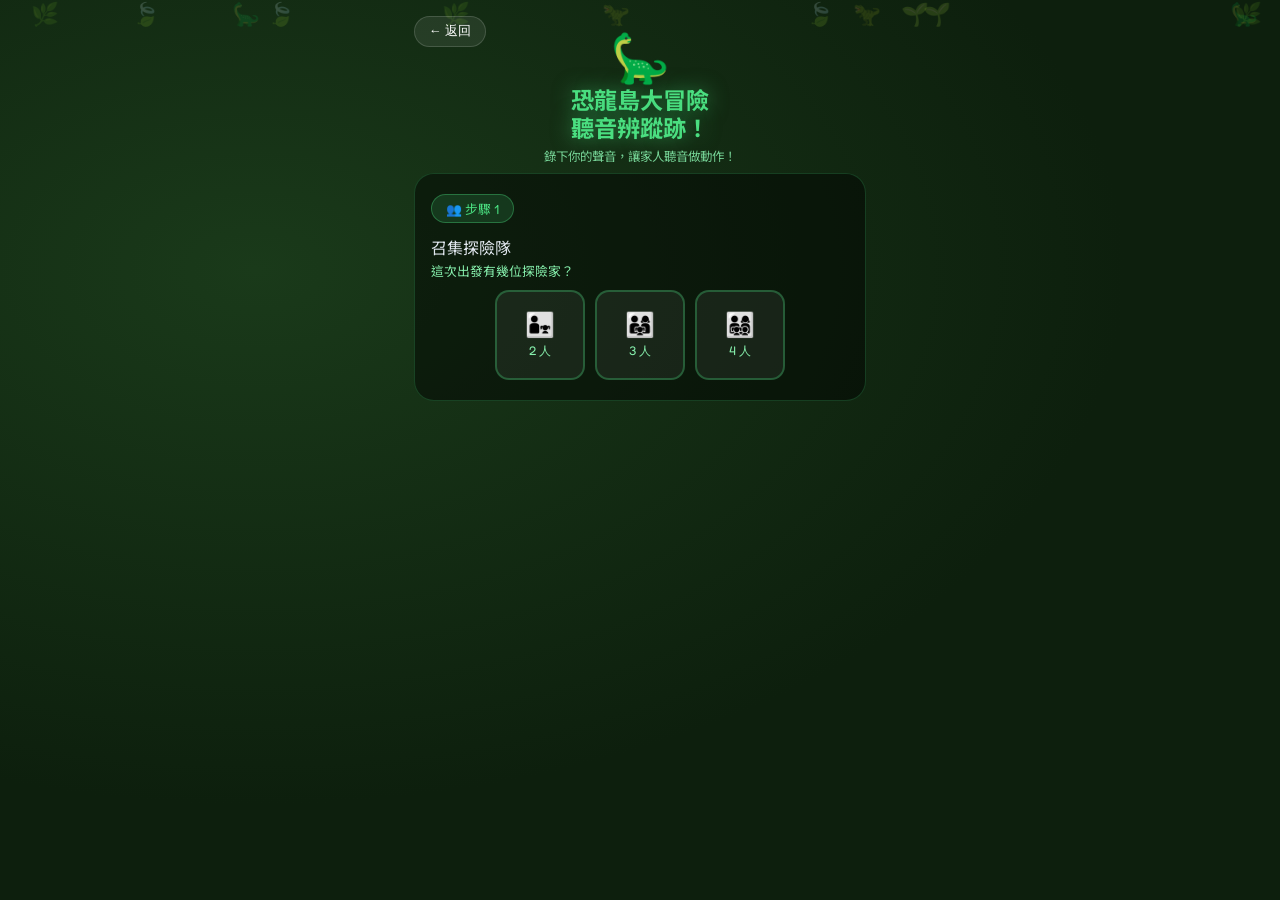
<file: dino-audio-game.html>
<!DOCTYPE html>
<html lang="zh-TW">
<head>
<meta charset="UTF-8">
<meta name="viewport" content="width=device-width,initial-scale=1,maximum-scale=1,user-scalable=no">
<title>恐龍島大冒險：聽音辨蹤跡！</title>
<link href="https://fonts.googleapis.com/css2?family=Fredoka+One&family=Noto+Sans+TC:wght@400;700&display=swap" rel="stylesheet">
<style>
*{box-sizing:border-box;margin:0;padding:0;-webkit-tap-highlight-color:transparent}
body{font-family:'Fredoka One','Noto Sans TC',Arial,sans-serif;background:#0d1f0d;color:#fff;min-height:100vh;overflow-x:hidden}

.bg{position:fixed;inset:0;background:radial-gradient(ellipse at 20% 30%,#1a3a1a 0%,#0d1f0d 60%);z-index:0}
.leaf{position:fixed;font-size:1.4rem;opacity:.18;animation:fall linear infinite;pointer-events:none;z-index:0}
@keyframes fall{from{transform:translateY(-60px) rotate(0deg)}to{transform:translateY(110vh) rotate(360deg)}}
@keyframes bob{0%,100%{transform:translateY(0)}50%{transform:translateY(-10px)}}
@keyframes bounce{0%,100%{transform:scale(1)}40%{transform:scale(1.25)}70%{transform:scale(.92)}}
@keyframes shake{0%,100%{transform:translateX(0)}20%,60%{transform:translateX(-8px)}40%,80%{transform:translateX(8px)}}
@keyframes recAnim{0%,100%{box-shadow:0 0 0 0 rgba(239,68,68,.7)}70%{box-shadow:0 0 0 14px rgba(239,68,68,0)}}
@keyframes fadeIn{from{opacity:0;transform:translateY(14px)}to{opacity:1;transform:none}}
@keyframes pulse{0%,100%{transform:scale(1)}50%{transform:scale(1.12)}}
@keyframes crown{0%,100%{transform:rotate(-8deg)}50%{transform:rotate(8deg)}}

.wrap{position:relative;z-index:1;max-width:480px;margin:0 auto;padding:16px 14px 48px}

.hdr{text-align:center;padding:12px 0 8px}
.hdr h1{font-size:1.45rem;color:#4ade80;text-shadow:0 0 20px rgba(74,222,128,.5);line-height:1.2}
.hdr p{font-size:.78rem;color:#86efac;margin-top:4px;opacity:.85}
.back-btn{position:absolute;top:16px;left:14px;background:rgba(255,255,255,.08);border:1.5px solid rgba(255,255,255,.15);border-radius:99px;padding:6px 14px;color:#fff;font-family:'Fredoka One',Arial,sans-serif;font-size:.8rem;cursor:pointer;text-decoration:none;z-index:10}

.card{background:rgba(0,0,0,.45);border:1.5px solid rgba(74,222,128,.2);border-radius:20px;padding:20px 16px;margin-bottom:16px;animation:fadeIn .35s ease}
.step-badge{display:inline-flex;align-items:center;gap:6px;background:rgba(74,222,128,.15);border:1.5px solid rgba(74,222,128,.35);border-radius:99px;padding:4px 14px;font-size:.8rem;color:#4ade80;margin-bottom:12px}

/* ── player count ── */
.cnt-row{display:flex;gap:10px;justify-content:center;margin-top:10px}
.cnt-btn{flex:1;max-width:90px;background:rgba(255,255,255,.06);border:2px solid rgba(74,222,128,.3);border-radius:14px;padding:18px 6px;font-family:'Fredoka One',Arial,sans-serif;font-size:1.5rem;color:#fff;cursor:pointer;transition:.2s;display:flex;flex-direction:column;align-items:center;gap:4px}
.cnt-btn span{font-size:.78rem;color:#86efac}
.cnt-btn:hover,.cnt-btn.active{background:rgba(74,222,128,.18);border-color:#4ade80;transform:scale(1.06)}

/* ── player assign ── */
.assign-slots{display:flex;flex-direction:column;gap:12px}
.assign-slot{background:rgba(0,0,0,.35);border:1.5px solid rgba(74,222,128,.18);border-radius:16px;padding:12px 14px}
.assign-slot-title{font-size:.82rem;color:#fbbf24;margin-bottom:8px}
.known-list{display:flex;flex-wrap:wrap;gap:7px;margin-bottom:8px}
.known-chip{display:flex;align-items:center;gap:6px;background:rgba(255,255,255,.07);border:1.5px solid rgba(255,255,255,.18);border-radius:99px;padding:6px 12px;cursor:pointer;transition:.2s;font-size:.82rem;color:#e2e8f0}
.known-chip img{width:22px;height:22px;border-radius:50%;object-fit:cover;background:#333}
.known-chip.selected{background:rgba(74,222,128,.2);border-color:#4ade80;color:#4ade80}
.known-chip:hover:not(.selected){background:rgba(255,255,255,.12)}
.custom-row{display:flex;gap:8px;align-items:center}
.custom-input{flex:1;background:rgba(255,255,255,.07);border:1.5px solid rgba(255,255,255,.18);border-radius:99px;padding:8px 14px;color:#fff;font-family:'Fredoka One',Arial,sans-serif;font-size:.88rem;outline:none}
.custom-input::placeholder{color:rgba(255,255,255,.35)}
.custom-input:focus{border-color:#4ade80}
.custom-confirm{background:rgba(74,222,128,.18);border:1.5px solid rgba(74,222,128,.4);border-radius:99px;padding:8px 14px;color:#4ade80;font-family:'Fredoka One',Arial,sans-serif;font-size:.82rem;cursor:pointer;white-space:nowrap}
.assign-selected{display:flex;align-items:center;gap:8px;background:rgba(74,222,128,.1);border:1.5px solid rgba(74,222,128,.3);border-radius:99px;padding:6px 14px;font-size:.85rem;color:#4ade80;min-height:36px}
.assign-selected img{width:22px;height:22px;border-radius:50%;object-fit:cover}
.assign-selected .clear-sel{margin-left:auto;font-size:.75rem;color:#86efac;cursor:pointer;padding:2px 6px}

/* ── recording ── */
.rec-task{background:rgba(0,0,0,.35);border:1.5px solid rgba(74,222,128,.18);border-radius:16px;padding:14px;margin-bottom:10px}
.rec-who{display:flex;align-items:center;gap:8px;font-size:.9rem;color:#fbbf24;margin-bottom:6px}
.rec-who img{width:26px;height:26px;border-radius:50%;object-fit:cover}
.rec-line{font-size:.95rem;color:#fff;background:rgba(255,255,255,.06);border-radius:10px;padding:8px 12px;margin-bottom:10px;line-height:1.5}
.rec-actions{display:flex;gap:8px;align-items:center}
.rec-btn{flex:1;background:rgba(239,68,68,.15);border:2px solid rgba(239,68,68,.45);border-radius:99px;padding:11px;font-family:'Fredoka One',Arial,sans-serif;font-size:.88rem;color:#fca5a5;cursor:pointer;transition:.2s}
.rec-btn.recording{background:rgba(239,68,68,.3);border-color:#ef4444;animation:recAnim 1s ease-in-out infinite;color:#fff}
.rec-btn.done{background:rgba(74,222,128,.2);border-color:#4ade80;color:#4ade80;animation:none}
.play-preview{background:rgba(255,255,255,.08);border:1.5px solid rgba(255,255,255,.2);border-radius:99px;padding:11px 16px;font-family:'Fredoka One',Arial,sans-serif;font-size:.82rem;color:#fff;cursor:pointer;white-space:nowrap}
.play-preview:disabled{opacity:.35;cursor:default}
.rec-status{font-size:.72rem;margin-top:6px;min-height:18px;color:#86efac}

.start-btn{width:100%;background:linear-gradient(135deg,#14532d,#4ade80);border:none;border-radius:99px;padding:18px;font-family:'Fredoka One',Arial,sans-serif;font-size:1.2rem;color:#fff;cursor:pointer;box-shadow:0 6px 24px rgba(74,222,128,.4);transition:.2s;margin-top:6px}
.start-btn:disabled{opacity:.35;cursor:default;box-shadow:none}
.start-btn:not(:disabled):hover{transform:scale(1.03)}

/* ── game ── */
.round-bar{display:flex;justify-content:space-between;align-items:center;font-size:.85rem;color:#86efac;margin-bottom:14px;background:rgba(0,0,0,.3);border-radius:12px;padding:8px 14px}
.round-bar strong{color:#4ade80;font-size:1rem}

.action-box{background:rgba(0,0,0,.5);border:2px solid rgba(251,191,36,.35);border-radius:20px;padding:20px;text-align:center;margin-bottom:14px;min-height:110px;display:flex;flex-direction:column;align-items:center;justify-content:center;gap:8px}
.action-icon{font-size:3.5rem;animation:bounce .5s ease}
.action-text{font-size:1.4rem;color:#fbbf24}
.action-sub{font-size:.82rem;color:#e2e8f0;opacity:.8}

.play-btn{width:100%;background:linear-gradient(135deg,#1e3a5f,#60a5fa);border:none;border-radius:99px;padding:18px;font-family:'Fredoka One',Arial,sans-serif;font-size:1.15rem;color:#fff;cursor:pointer;box-shadow:0 6px 20px rgba(96,165,250,.4);transition:.2s;margin-bottom:12px}
.play-btn:disabled{opacity:.4;cursor:default;box-shadow:none}
.play-btn:not(:disabled):hover{transform:scale(1.03)}
.play-btn.playing{animation:pulse .6s ease-in-out infinite}

.players-grid{display:grid;grid-template-columns:1fr 1fr;gap:10px;margin-bottom:14px}
.player-card{background:rgba(0,0,0,.4);border:2px solid rgba(74,222,128,.25);border-radius:18px;padding:14px 10px;text-align:center;transition:.3s;position:relative}
.player-card.alive{border-color:rgba(74,222,128,.5)}
.player-card.eliminated{opacity:.45;filter:grayscale(.8);border-color:rgba(255,255,255,.1)}
.player-card.eliminated::after{content:'淘汰';position:absolute;inset:0;display:flex;align-items:center;justify-content:center;font-size:1.2rem;color:#ef4444;background:rgba(0,0,0,.4);border-radius:16px}
.player-avatar{width:44px;height:44px;border-radius:50%;object-fit:cover;margin:0 auto 6px;display:block;background:rgba(255,255,255,.1);font-size:1.6rem;line-height:44px}
.player-name{font-size:.88rem;color:#fbbf24;margin-bottom:12px;white-space:nowrap;overflow:hidden;text-overflow:ellipsis}
.wrong-btn{background:rgba(239,68,68,.18);border:1.5px solid rgba(239,68,68,.4);border-radius:99px;padding:7px 12px;font-family:'Fredoka One',Arial,sans-serif;font-size:.78rem;color:#fca5a5;cursor:pointer;transition:.2s;width:100%}
.wrong-btn:hover:not(:disabled){background:rgba(239,68,68,.35);border-color:#ef4444}
.wrong-btn:disabled{opacity:.3;cursor:default}

/* ── result ── */
.result-screen{text-align:center;padding:20px 10px}
.result-trophy{font-size:5rem;animation:crown 1s ease-in-out infinite}
.result-title{font-size:1.8rem;color:#fbbf24;margin:10px 0 6px}
.result-winner{font-size:1.1rem;color:#4ade80;margin-bottom:16px}
.result-stats{background:rgba(0,0,0,.35);border-radius:14px;padding:12px;margin-bottom:18px}
.result-row{display:flex;justify-content:space-between;align-items:center;font-size:.86rem;padding:6px 2px;border-bottom:1px solid rgba(255,255,255,.07)}
.result-row:last-child{border-bottom:none}
.result-row-left{display:flex;align-items:center;gap:7px}
.result-row-left img{width:22px;height:22px;border-radius:50%;object-fit:cover}
.stars-earned{font-size:2rem;color:#fbbf24;margin-bottom:8px;animation:bounce .6s ease}
.replay-btn{background:linear-gradient(135deg,#14532d,#4ade80);border:none;border-radius:99px;padding:16px 32px;font-family:'Fredoka One',Arial,sans-serif;font-size:1.1rem;color:#fff;cursor:pointer;box-shadow:0 6px 24px rgba(74,222,128,.4);margin-right:10px}
.home-btn{background:rgba(255,255,255,.08);border:1.5px solid rgba(255,255,255,.2);border-radius:99px;padding:16px 24px;font-family:'Fredoka One',Arial,sans-serif;font-size:1rem;color:#fff;cursor:pointer;text-decoration:none;display:inline-block}

/* ── toast ── */
.toast{position:fixed;bottom:24px;left:50%;transform:translateX(-50%);background:rgba(0,0,0,.85);border:1.5px solid rgba(74,222,128,.4);border-radius:99px;padding:10px 22px;font-size:.88rem;color:#4ade80;z-index:999;white-space:nowrap;animation:fadeIn .25s ease;pointer-events:none}
</style>
</head>
<body>
<div class="bg"></div>
<script>
(function(){
  const icons=['🌿','🍃','🌱','🦕','🦖'];
  for(let i=0;i<12;i++){
    const d=document.createElement('div');d.className='leaf';
    d.textContent=icons[i%icons.length];
    d.style.left=Math.random()*100+'vw';
    d.style.animationDuration=(6+Math.random()*8)+'s';
    d.style.animationDelay=(-Math.random()*14)+'s';
    document.body.appendChild(d);
  }
})();
</script>

<div class="wrap">
  <a href="dino-abc-final.html" class="back-btn">← 返回</a>

  <div class="hdr">
    <div style="font-size:3rem;animation:bob 2s ease-in-out infinite">🦕</div>
    <h1>恐龍島大冒險<br>聽音辨蹤跡！</h1>
    <p>錄下你的聲音，讓家人聽音做動作！</p>
  </div>

  <!-- ── STEP 1: player count ── -->
  <div class="card" id="step1">
    <div class="step-badge">👥 步驟 1</div>
    <div style="font-size:1rem;color:#e2e8f0;margin-bottom:2px">召集探險隊</div>
    <div style="font-size:.8rem;color:#86efac;margin-bottom:10px">這次出發有幾位探險家？</div>
    <div class="cnt-row">
      <button class="cnt-btn" onclick="setPlayers(2)" id="cnt2">👨‍👧<span>2 人</span></button>
      <button class="cnt-btn" onclick="setPlayers(3)" id="cnt3">👨‍👩‍👧<span>3 人</span></button>
      <button class="cnt-btn" onclick="setPlayers(4)" id="cnt4">👨‍👩‍👧‍👦<span>4 人</span></button>
    </div>
  </div>

  <!-- ── STEP 2: assign players ── -->
  <div class="card" id="step2" style="display:none">
    <div class="step-badge">🧑‍🤝‍🧑 步驟 2</div>
    <div style="font-size:1rem;color:#e2e8f0;margin-bottom:4px">選擇玩家帳號</div>
    <div style="font-size:.8rem;color:#86efac;margin-bottom:14px">每個位置選一個已登入的帳號，或輸入自訂名字</div>
    <div class="assign-slots" id="assignSlots"></div>
    <button class="start-btn" id="assignNextBtn" onclick="goToRecord()" disabled style="margin-top:12px">🎙️ 下一步：錄音</button>
  </div>

  <!-- ── STEP 3: recording ── -->
  <div class="card" id="step3" style="display:none">
    <div class="step-badge">🎙️ 步驟 3</div>
    <div style="font-size:1rem;color:#e2e8f0;margin-bottom:12px">錄製恐龍警報暗號</div>
    <div id="recList"></div>
    <button class="start-btn" id="startBtn" onclick="startGame()" disabled>🎮 開始遊戲！</button>
  </div>

  <!-- ── STEP 4: game ── -->
  <div id="step4" style="display:none">
    <div class="round-bar">
      <span>第 <strong id="roundNum">1</strong> 回合</span>
      <span>存活：<strong id="aliveCount">-</strong> 人</span>
    </div>
    <div class="action-box" id="actionBox">
      <div class="action-icon" id="actionIcon">🦕</div>
      <div class="action-text" id="actionText">準備好了嗎？</div>
      <div class="action-sub" id="actionSub">點下方按鈕播放聲音</div>
    </div>
    <button class="play-btn" id="playBtn" onclick="playRandom()">🔊 播放暗號！</button>
    <div class="players-grid" id="playersGrid"></div>
  </div>

  <!-- ── RESULT ── -->
  <div class="card" id="resultScreen" style="display:none">
    <div class="result-screen">
      <div class="result-trophy">🏆</div>
      <div class="result-title">探險隊勝利！</div>
      <div class="result-winner" id="resultWinner"></div>
      <div class="stars-earned" id="starsEarned"></div>
      <div class="result-stats" id="resultStats"></div>
      <div style="display:flex;gap:8px;justify-content:center;flex-wrap:wrap">
        <button class="replay-btn" onclick="resetGame()">🔄 再玩一次</button>
        <a href="dino-abc-final.html" class="home-btn">🏠 回首頁</a>
      </div>
    </div>
  </div>
</div>

<script>
// ── defs per player count ──
const DEFS = {
  2:[
    {slot:'A', line:'🎤「暴龍來了：定住變成石頭！🦖」', icon:'🗿', action:'定住！別動！', color:'#ef4444'},
    {slot:'B', line:'🎤「翼龍飛飛：快快飛走！🦅」',       icon:'🦅', action:'原地飛跳！', color:'#60a5fa'},
  ],
  3:[
    {slot:'A', line:'🎤「暴龍來了：定住變成石頭！🦖」',   icon:'🗿', action:'定住！別動！', color:'#ef4444'},
    {slot:'B', line:'🎤「翼龍飛飛：快快飛走！🦅」',       icon:'🦅', action:'原地飛跳！', color:'#60a5fa'},
    {slot:'C', line:'🎤「迅猛龍追來：蹲下躲進草叢！🌿」', icon:'🌿', action:'快蹲下！',   color:'#4ade80'},
  ],
  4:[
    {slot:'A', line:'🎤「暴龍來了：定住變成石頭！🦖」',   icon:'🗿', action:'定住！別動！', color:'#ef4444'},
    {slot:'B', line:'🎤「翼龍飛飛：快快飛走！🦅」',       icon:'🦅', action:'原地飛跳！', color:'#60a5fa'},
    {slot:'C', line:'🎤「迅猛龍追來：蹲下躲進草叢！🌿」', icon:'🌿', action:'快蹲下！',   color:'#4ade80'},
    {slot:'D', line:'🎤「三角龍衝來：快閃到旁邊！🦕」',   icon:'💨', action:'向旁閃開！', color:'#fbbf24'},
  ],
};

const SLOT_LABELS = ['探險家 A','探險家 B','探險家 C','探險家 D'];

// ── state ──
let playerCount  = 0;
let knownUsers   = [];        // [{id,name,avatar,email}]
let slotUsers    = [];        // selected user per slot (index)
let recordings   = [];
let recorders    = [];
let recStreams    = [];
let recChunks    = [];
let players      = [];        // runtime player state
let round        = 0;
let lastPlayed   = -1;
let currentAudio = null;

// ── step 1 ──
function setPlayers(n) {
  playerCount = n;
  [2,3,4].forEach(x=>document.getElementById('cnt'+x).classList.toggle('active',x===n));
  knownUsers = JSON.parse(localStorage.getItem('knownUsers')||'[]');
  slotUsers  = new Array(n).fill(null);
  buildAssignSlots(n);
  document.getElementById('step2').style.display='block';
  document.getElementById('step2').scrollIntoView({behavior:'smooth',block:'start'});
}

// ── step 2: assign ──
function buildAssignSlots(n) {
  const el = document.getElementById('assignSlots');
  el.innerHTML = DEFS[n].map((_,i)=> buildSlotHTML(i, n)).join('');
}

function buildSlotHTML(i) {
  const label = SLOT_LABELS[i];
  const sel   = slotUsers[i];
  const selectedHTML = sel
    ? `<div class="assign-selected">
        ${sel.avatar ? `<img src="${sel.avatar}" onerror="this.style.display='none'">` : ''}
        <span>${escHtml(sel.name)}</span>
        <span class="clear-sel" onclick="clearSlot(${i})">✕</span>
       </div>`
    : '';
  const knownChips = knownUsers.map((u,ki)=>{
    const alreadyUsed = slotUsers.some((s,si)=>s&&s.id===u.id&&si!==i);
    if(alreadyUsed) return '';
    const isSel = sel&&sel.id===u.id;
    return `<div class="known-chip ${isSel?'selected':''}" onclick="pickUser(${i},${ki})">
      ${u.avatar?`<img src="${u.avatar}" onerror="this.style.display='none'">`:'👤'}
      <span>${escHtml(u.name.split(' ')[0])}</span>
    </div>`;
  }).join('');
  const noKnown = knownUsers.filter(u=>!slotUsers.some((s,si)=>s&&s.id===u.id&&si!==i)).length===0;
  return `<div class="assign-slot" id="aslot${i}">
    <div class="assign-slot-title">🦕 ${label}</div>
    ${sel ? selectedHTML : `
      ${knownUsers.length>0&&!noKnown ? `<div class="known-list" id="kl${i}">${knownChips}</div>` : ''}
      <div class="custom-row">
        <input class="custom-input" id="custInp${i}" placeholder="輸入名字…" maxlength="12"
          onkeydown="if(event.key==='Enter')confirmCustom(${i})">
        <button class="custom-confirm" onclick="confirmCustom(${i})">確認</button>
      </div>
    `}
  </div>`;
}

function pickUser(slotIdx, knownIdx) {
  slotUsers[slotIdx] = {...knownUsers[knownIdx]};
  refreshAssign();
}

function confirmCustom(slotIdx) {
  const inp = document.getElementById('custInp'+slotIdx);
  const name = inp.value.trim();
  if(!name){showToast('請輸入名字！');return;}
  slotUsers[slotIdx] = {id:'custom_'+slotIdx+'_'+Date.now(), name, avatar:'', email:''};
  refreshAssign();
}

function clearSlot(slotIdx) {
  slotUsers[slotIdx] = null;
  refreshAssign();
}

function refreshAssign() {
  const el = document.getElementById('assignSlots');
  el.innerHTML = DEFS[playerCount].map((_,i)=>buildSlotHTML(i)).join('');
  const allSet = slotUsers.slice(0,playerCount).every(s=>s!==null);
  document.getElementById('assignNextBtn').disabled = !allSet;
}

// ── step 3: record ──
function goToRecord() {
  recordings = new Array(playerCount).fill(null);
  recChunks  = DEFS[playerCount].map(()=>[]);
  recorders  = [];
  recStreams  = [];
  buildRecList();
  document.getElementById('step3').style.display='block';
  document.getElementById('step3').scrollIntoView({behavior:'smooth',block:'start'});
}

function buildRecList() {
  const defs = DEFS[playerCount];
  const el = document.getElementById('recList');
  el.innerHTML = defs.map((d,i)=>{
    const u = slotUsers[i];
    const avatarHTML = u&&u.avatar
      ? `<img src="${u.avatar}" onerror="this.style.display='none'" style="width:26px;height:26px;border-radius:50%;object-fit:cover">`
      : '';
    const nameDisp = u ? escHtml(u.name.split(' ')[0]) : SLOT_LABELS[i];
    return `<div class="rec-task" id="rtask${i}">
      <div class="rec-who">${avatarHTML}<span>${nameDisp} 的錄音任務</span></div>
      <div class="rec-line">${d.line}</div>
      <div class="rec-actions">
        <button class="rec-btn" id="recBtn${i}" onclick="toggleRec(${i})">⏺ 開始錄音</button>
        <button class="play-preview" id="prevBtn${i}" onclick="previewRec(${i})" disabled>▶ 試聽</button>
      </div>
      <div class="rec-status" id="recSt${i}">尚未錄音</div>
    </div>`;
  }).join('');
}

// ── recording ──
async function toggleRec(i) {
  document.getElementById('recBtn'+i).classList.contains('recording') ? stopRec(i) : await startRec(i);
}

async function startRec(i) {
  try {
    const stream = await navigator.mediaDevices.getUserMedia({audio:true});
    recStreams[i] = stream;
    recChunks[i]  = [];
    const mr = new MediaRecorder(stream);
    recorders[i]  = mr;
    mr.ondataavailable = e=>{if(e.data.size>0) recChunks[i].push(e.data);};
    mr.onstop = ()=>finishRec(i);
    mr.start();
    const btn = document.getElementById('recBtn'+i);
    btn.textContent='⏹ 停止錄音';
    btn.classList.add('recording');
    document.getElementById('recSt'+i).textContent='錄音中…🔴';
  } catch(e){ showToast('無法使用麥克風，請允許錄音權限！'); }
}

function stopRec(i) {
  if(recorders[i]&&recorders[i].state!=='inactive'){
    recorders[i].stop();
    recStreams[i]?.getTracks().forEach(t=>t.stop());
  }
}

function finishRec(i) {
  recordings[i] = new Blob(recChunks[i],{type:'audio/webm'});
  const btn = document.getElementById('recBtn'+i);
  btn.textContent='🔄 重新錄音';
  btn.classList.remove('recording');
  btn.classList.add('done');
  document.getElementById('recSt'+i).textContent='✅ 錄音完成！';
  document.getElementById('prevBtn'+i).disabled=false;
  document.getElementById('startBtn').disabled = !recordings.slice(0,playerCount).every(r=>r!==null);
}

function previewRec(i) {
  if(!recordings[i]) return;
  const url=URL.createObjectURL(recordings[i]);
  const a=new Audio(url);
  a.play();
  a.onended=()=>URL.revokeObjectURL(url);
}

// ── step 4: game ──
function startGame() {
  const defs=DEFS[playerCount];
  players=defs.map((d,i)=>({
    name:   slotUsers[i]?.name.split(' ')[0]||SLOT_LABELS[i],
    avatar: slotUsers[i]?.avatar||'',
    icon:   d.icon,
    action: d.action,
    color:  d.color,
    rounds: 0,
    eliminated:false,
  }));
  round=0;

  document.getElementById('step3').style.display='none';
  document.getElementById('step4').style.display='block';
  document.getElementById('step4').scrollIntoView({behavior:'smooth',block:'start'});

  renderPlayers();
  updateAliveCount();
  resetActionBox();
}

function renderPlayers() {
  const grid=document.getElementById('playersGrid');
  grid.innerHTML=players.map((p,i)=>`
    <div class="player-card ${p.eliminated?'eliminated':'alive'}" id="pcard${i}">
      ${p.avatar
        ? `<img class="player-avatar" src="${p.avatar}" onerror="this.outerHTML='<div class=\\'player-avatar\\' style=\\'display:flex;align-items:center;justify-content:center;font-size:1.4rem\\'>${p.icon}</div>'">`
        : `<div class="player-avatar" style="display:flex;align-items:center;justify-content:center;font-size:1.4rem">${p.icon}</div>`
      }
      <div class="player-name" title="${escHtml(p.name)}">${escHtml(p.name)}</div>
      <button class="wrong-btn" id="wrongBtn${i}" onclick="markWrong(${i})"
        ${p.eliminated?'disabled':''}>🦖 做錯淘汰！</button>
    </div>
  `).join('');
}

function playRandom() {
  if(document.getElementById('resultScreen').style.display!=='none') return;
  const alive=players.map((_,i)=>i).filter(i=>!players[i].eliminated);
  if(alive.length<=1){endGame();return;}

  let choices=alive.filter(i=>i!==lastPlayed);
  if(!choices.length) choices=alive;
  const idx=choices[Math.floor(Math.random()*choices.length)];
  lastPlayed=idx;

  round++;
  document.getElementById('roundNum').textContent=round;
  alive.forEach(i=>players[i].rounds++);

  const btn=document.getElementById('playBtn');
  btn.disabled=true;
  btn.classList.add('playing');
  btn.textContent='🔊 播放中…';

  showAction('❓','聽好囉…','','#fbbf24');

  if(currentAudio){currentAudio.pause();currentAudio=null;}
  const url=URL.createObjectURL(recordings[idx]);
  currentAudio=new Audio(url);
  currentAudio.play();
  currentAudio.onended=()=>{
    URL.revokeObjectURL(url);
    const p=players[idx];
    showAction(p.icon,p.action,'做出正確動作！',p.color);
    btn.disabled=false;
    btn.classList.remove('playing');
    btn.textContent='🔊 再播一次！';
    players.forEach((_,i)=>{
      const wb=document.getElementById('wrongBtn'+i);
      if(wb) wb.disabled=players[i].eliminated;
    });
  };
}

function showAction(icon,text,sub,color) {
  document.getElementById('actionIcon').textContent=icon;
  document.getElementById('actionText').textContent=text;
  document.getElementById('actionText').style.color=color||'#fbbf24';
  document.getElementById('actionSub').textContent=sub;
  document.getElementById('actionBox').style.borderColor=(color||'#fbbf24')+'88';
  const el=document.getElementById('actionIcon');
  el.style.animation='none';el.offsetHeight;el.style.animation='bounce .5s ease';
}

function resetActionBox(){
  showAction('🦕','準備好了嗎？','點下方按鈕播放聲音','#4ade80');
  document.getElementById('playBtn').textContent='🔊 播放暗號！';
  document.getElementById('playBtn').disabled=false;
}

function markWrong(i) {
  if(players[i].eliminated) return;
  players[i].eliminated=true;
  const card=document.getElementById('pcard'+i);
  card.classList.remove('alive');
  card.classList.add('eliminated');
  document.getElementById('wrongBtn'+i).disabled=true;
  showToast(`${players[i].name} 被恐龍發現淘汰！🦖`);
  updateAliveCount();
  checkGameOver();
}

function updateAliveCount(){
  document.getElementById('aliveCount').textContent=players.filter(p=>!p.eliminated).length;
}

function checkGameOver(){
  if(players.filter(p=>!p.eliminated).length<=1) endGame();
}

function endGame(){
  document.getElementById('step4').style.display='none';
  document.getElementById('resultScreen').style.display='block';
  document.getElementById('resultScreen').scrollIntoView({behavior:'smooth',block:'start'});

  const alive=players.filter(p=>!p.eliminated);
  const winner=alive.length===1?alive[0]:players.reduce((a,b)=>a.rounds>=b.rounds?a:b);
  const starsVal=Math.max(1,Math.floor(round/3));

  // save stars to localStorage
  localStorage.setItem('stars', parseInt(localStorage.getItem('stars')||'0')+starsVal);

  document.getElementById('resultWinner').textContent=
    alive.length===1?`🎉 ${winner.name} 是最後的存活者！`:'🎉 全員英勇存活！';
  document.getElementById('starsEarned').textContent=`獲得 ⭐ × ${starsVal}`;

  document.getElementById('resultStats').innerHTML=players.map(p=>`
    <div class="result-row">
      <div class="result-row-left">
        ${p.avatar?`<img src="${p.avatar}" onerror="this.style.display='none'">`:`<span>${p.icon}</span>`}
        <span>${escHtml(p.name)}</span>
      </div>
      <span>${p.eliminated?'💀 淘汰':'🏅 存活'} · ${p.rounds} 回合</span>
    </div>
  `).join('');
}

function resetGame(){
  recordings=[];recorders=[];recStreams=[];recChunks=[];
  players=[];round=0;lastPlayed=-1;
  if(currentAudio){currentAudio.pause();currentAudio=null;}
  slotUsers=new Array(playerCount).fill(null);

  document.getElementById('step2').style.display='none';
  document.getElementById('step3').style.display='none';
  document.getElementById('step4').style.display='none';
  document.getElementById('resultScreen').style.display='none';

  // rebuild assign step with cleared selections
  refreshAssign();
  document.getElementById('step2').style.display='block';
  document.getElementById('step2').scrollIntoView({behavior:'smooth',block:'start'});
}

// ── utils ──
function escHtml(s){return String(s).replace(/&/g,'&amp;').replace(/</g,'&lt;').replace(/>/g,'&gt;').replace(/"/g,'&quot;');}

let toastTimer;
function showToast(msg){
  const old=document.querySelector('.toast');if(old)old.remove();
  clearTimeout(toastTimer);
  const t=document.createElement('div');t.className='toast';t.textContent=msg;
  document.body.appendChild(t);
  toastTimer=setTimeout(()=>t.remove(),2800);
}
</script>
</body>
</html>
</file>
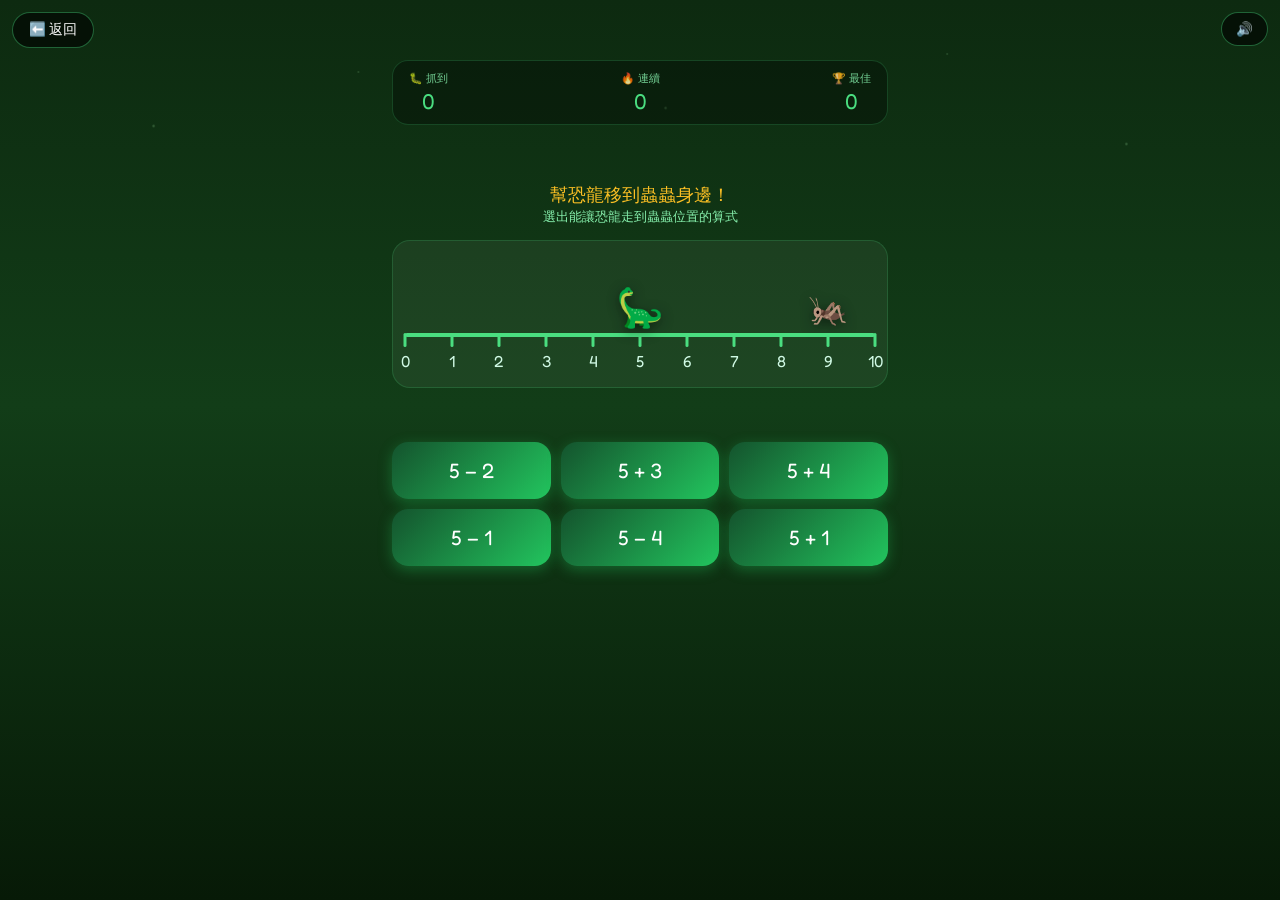
<file: dino-bug-catcher.html>
<!DOCTYPE html>
<html lang="zh-TW">
<head>
<meta charset="UTF-8">
<meta name="viewport" content="width=device-width, initial-scale=1.0, maximum-scale=1, user-scalable=no">
<title>🦕 恐龍抓蟲數線</title>
<link href="https://fonts.googleapis.com/css2?family=Fredoka+One&display=swap" rel="stylesheet">
<style>
*{box-sizing:border-box;margin:0;padding:0;-webkit-tap-highlight-color:transparent;touch-action:manipulation}
body{
  font-family:'Fredoka One',Arial,sans-serif;
  background:#071a07;
  min-height:100vh;
  overflow-x:hidden;
  user-select:none;
  display:flex;flex-direction:column;align-items:center;
  color:#fff;
}
/* 叢林漸層背景 */
.skybg{
  position:fixed;inset:0;z-index:0;pointer-events:none;
  background:linear-gradient(180deg,#0d2a10 0%,#123d18 45%,#071a07 100%);
}
.skybg::before{
  content:'';position:absolute;inset:0;opacity:.5;
  background-image:
    radial-gradient(2px 2px at 12% 14%,rgba(180,255,180,.5),transparent),
    radial-gradient(1.5px 1.5px at 28% 8%,rgba(180,255,180,.4),transparent),
    radial-gradient(2px 2px at 52% 12%,rgba(180,255,180,.5),transparent),
    radial-gradient(1.5px 1.5px at 74% 6%,rgba(180,255,180,.4),transparent),
    radial-gradient(2px 2px at 88% 16%,rgba(180,255,180,.5),transparent);
}

/* 返回鍵 */
.back-btn{
  position:fixed;top:12px;left:12px;z-index:999;
  background:rgba(0,0,0,.6);
  border:1.5px solid rgba(74,222,128,.4);
  border-radius:99px;padding:8px 16px;
  color:#fff;font-family:'Fredoka One',Arial,sans-serif;
  font-size:.85rem;text-decoration:none;transition:background .2s;
}
.back-btn:active{background:rgba(0,0,0,.85)}

/* 靜音鍵 */
.mute-btn{
  position:fixed;top:12px;right:12px;z-index:999;
  background:rgba(0,0,0,.6);
  border:1.5px solid rgba(74,222,128,.4);
  border-radius:99px;padding:8px 14px;
  color:#fff;font-family:'Fredoka One',Arial,sans-serif;
  font-size:.85rem;cursor:pointer;transition:background .2s;
}

#app{
  position:relative;z-index:1;
  width:100%;max-width:520px;
  padding:60px 12px 40px;
  display:flex;flex-direction:column;align-items:center;gap:14px;
}

/* 計分列 */
.scorebar{
  width:100%;display:flex;align-items:center;justify-content:space-between;
  background:rgba(0,0,0,.32);border:1.5px solid rgba(74,222,128,.2);
  border-radius:16px;padding:10px 16px;
}
.score-item{display:flex;flex-direction:column;align-items:center;gap:2px}
.score-item .lbl{font-size:.68rem;color:#86efac;opacity:.85}
.score-item .val{font-size:1.35rem;color:#4ade80}

/* 提示 */
.prompt{
  text-align:center;line-height:1.3;
}
.prompt .big{font-size:1.15rem;color:#fbbf24}
.prompt .sub{font-size:.8rem;color:#86efac;margin-top:2px}

/* 收集到的蟲 */
.caught-tray{
  min-height:30px;font-size:1.5rem;letter-spacing:2px;text-align:center;
}

/* 數線 */
.numline-wrap{
  width:100%;background:rgba(255,255,255,.05);
  border:1.5px solid rgba(74,222,128,.18);
  border-radius:18px;padding:16px 8px 10px;
  overflow:hidden;
}
.numline{
  position:relative;height:120px;margin:0 4px;
}
/* 蟲子 / 恐龍 停在數字上方 */
.bug,.dino{
  position:absolute;bottom:52px;transform:translateX(-50%);
  transition:left .45s cubic-bezier(.34,1.56,.64,1);
  font-size:2rem;line-height:1;pointer-events:none;
  filter:drop-shadow(0 3px 6px rgba(0,0,0,.5));
}
.dino{font-size:2.4rem;bottom:50px;z-index:3}
.dino.hop{animation:hop .45s ease}
@keyframes hop{0%,100%{transform:translateX(-50%) translateY(0)}50%{transform:translateX(-50%) translateY(-22px)}}
.bug.flee{animation:flee .5s ease forwards}
@keyframes flee{to{transform:translateX(-50%) translateY(-70px) rotate(40deg);opacity:0}}
.bug.eaten{animation:eaten .3s ease forwards}
@keyframes eaten{to{transform:translateX(-50%) scale(0);opacity:0}}

/* 軸線 */
.axis{position:absolute;left:0;right:0;bottom:40px;height:4px;background:#4ade80;border-radius:4px}
.tick{position:absolute;bottom:30px;transform:translateX(-50%);width:3px;height:14px;background:#4ade80;border-radius:2px}
.tlabel{position:absolute;bottom:6px;transform:translateX(-50%);font-size:1rem;color:#d1fae5}

/* 算式選項 */
.opts{
  width:100%;display:grid;grid-template-columns:repeat(3,1fr);gap:10px;
}
.opt{
  background:linear-gradient(135deg,#14532d,#22c55e);
  border:none;border-radius:16px;padding:16px 4px;
  color:#fff;font-family:'Fredoka One',Arial,sans-serif;
  font-size:1.3rem;cursor:pointer;
  box-shadow:0 4px 14px rgba(34,197,94,.35);
  transition:transform .12s,box-shadow .12s,opacity .2s;
}
.opt:active{transform:scale(.93)}
.opt.correct{background:linear-gradient(135deg,#166534,#4ade80);animation:pop .4s ease}
.opt.wrong{background:linear-gradient(135deg,#7f1d1d,#ef4444);animation:shake .4s ease}
.opt.dim{opacity:.35;pointer-events:none}
@keyframes pop{0%{transform:scale(1)}50%{transform:scale(1.12)}100%{transform:scale(1)}}
@keyframes shake{0%,100%{transform:translateX(0)}25%{transform:translateX(-7px)}75%{transform:translateX(7px)}}

/* 結果訊息 */
.result{
  min-height:26px;text-align:center;font-size:1.05rem;
}
.result.good{color:#4ade80}
.result.bad{color:#fca5a5}

@media(max-width:360px){
  .opt{font-size:1.1rem;padding:13px 2px}
  .tlabel{font-size:.85rem}
}
</style>
</head>
<body>

<div class="skybg"></div>
<a href="dino-abc-final.html" class="back-btn">⬅️ 返回</a>
<button class="mute-btn" id="muteBtn" onclick="toggleMute()">🔊</button>

<div id="app">

  <div class="scorebar">
    <div class="score-item"><span class="lbl">🐛 抓到</span><span class="val" id="caughtCount">0</span></div>
    <div class="score-item"><span class="lbl">🔥 連續</span><span class="val" id="streak">0</span></div>
    <div class="score-item"><span class="lbl">🏆 最佳</span><span class="val" id="best">0</span></div>
  </div>

  <div class="caught-tray" id="tray"></div>

  <div class="prompt">
    <div class="big">幫恐龍移到蟲蟲身邊！</div>
    <div class="sub" id="promptSub">選出能讓恐龍走到蟲蟲位置的算式</div>
  </div>

  <div class="numline-wrap">
    <div class="numline" id="numline">
      <span class="dino" id="dino">🦕</span>
      <span class="bug" id="bug">🐛</span>
      <div class="axis"></div>
    </div>
  </div>

  <div class="result" id="result"></div>

  <div class="opts" id="opts"></div>

</div>

<script>
const BUGS=['🐛','🦋','🐞','🐝','🦗','🐜','🪲','🦟'];
const MAX=10;
let dinoPos=5, bugPos=5, curBug='🐛';
let caught=0, streak=0, best=0, locked=false;

/* localStorage 最佳紀錄 */
try{ best=parseInt(localStorage.getItem('bugCatcherBest')||'0',10)||0; }catch(e){}
document.getElementById('best').textContent=best;

const numline=document.getElementById('numline');
const dinoEl=document.getElementById('dino');
const bugEl=document.getElementById('bug');
const optsEl=document.getElementById('opts');
const resultEl=document.getElementById('result');

/* 建立刻度 0~10 */
function buildTicks(){
  for(let i=0;i<=MAX;i++){
    const p=posPct(i);
    const t=document.createElement('div');t.className='tick';t.style.left=p+'%';numline.appendChild(t);
    const l=document.createElement('div');l.className='tlabel';l.style.left=p+'%';l.textContent=i;numline.appendChild(l);
  }
}
function posPct(n){ return (n/MAX)*100; }

/* 音效（Web Audio，可靜音） */
let muted=false, actx=null;
function beep(freq,dur,type){
  if(muted)return;
  try{
    actx=actx||new (window.AudioContext||window.webkitAudioContext)();
    const o=actx.createOscillator(),g=actx.createGain();
    o.type=type||'sine';o.frequency.value=freq;
    o.connect(g);g.connect(actx.destination);
    g.gain.setValueAtTime(.001,actx.currentTime);
    g.gain.exponentialRampToValueAtTime(.25,actx.currentTime+.02);
    g.gain.exponentialRampToValueAtTime(.001,actx.currentTime+dur);
    o.start();o.stop(actx.currentTime+dur);
  }catch(e){}
}
function playCorrect(){ beep(660,.12,'square'); setTimeout(()=>beep(880,.16,'square'),110); }
function playWrong(){ beep(200,.2,'sawtooth'); }
function toggleMute(){ muted=!muted; document.getElementById('muteBtn').textContent=muted?'🔇':'🔊'; }

/* 產生一回合 */
function newRound(keepDino){
  locked=false;
  resultEl.textContent=''; resultEl.className='result';
  bugEl.className='bug'; bugEl.style.opacity='1';

  if(!keepDino){ dinoPos=rand(0,MAX); }
  // 蟲蟲位置：與恐龍不同，且移動距離 1~5
  let t;
  do{
    const dist=rand(1,5);
    const dir=Math.random()<.5?-1:1;
    t=dinoPos+dir*dist;
  }while(t<0||t>MAX||t===dinoPos);
  bugPos=t;
  curBug=BUGS[rand(0,BUGS.length-1)];
  bugEl.textContent=curBug;

  dinoEl.style.left=posPct(dinoPos)+'%';
  bugEl.style.left=posPct(bugPos)+'%';

  buildOptions();
}

/* 建立 6 個算式，1 正確 + 5 干擾 */
function buildOptions(){
  const diff=bugPos-dinoPos; // 正確位移
  const correct=makeEq(dinoPos,diff);
  const set=new Set([correct.key]);
  const list=[correct];

  let guard=0;
  while(list.length<6 && guard++<200){
    const d=rand(-dinoPos,MAX-dinoPos); // 讓結果落在 0~10
    if(d===0) continue;
    const eq=makeEq(dinoPos,d);
    if(eq.result===bugPos) continue;   // 不能也是正解
    if(set.has(eq.key)) continue;
    set.add(eq.key); list.push(eq);
  }
  shuffle(list);

  optsEl.innerHTML='';
  list.forEach(eq=>{
    const b=document.createElement('button');
    b.className='opt';
    b.textContent=eq.text;
    b.onclick=()=>choose(b,eq);
    optsEl.appendChild(b);
  });
}

/* 由起點與位移做出算式物件 */
function makeEq(start,delta){
  const result=start+delta;
  const sign=delta>=0?'+':'−';
  const text=start+' '+sign+' '+Math.abs(delta);
  return {result,text,key:text};
}

function choose(btn,eq){
  if(locked)return;
  locked=true;
  if(eq.result===bugPos){
    // 正確：恐龍跳到蟲蟲位置吃掉
    btn.classList.add('correct');
    playCorrect();
    dinoEl.classList.add('hop');
    dinoEl.style.left=posPct(bugPos)+'%';
    setTimeout(()=>{
      bugEl.classList.add('eaten');
      dinoEl.classList.remove('hop');
    },420);
    caught++; streak++;
    if(streak>best){ best=streak; try{localStorage.setItem('bugCatcherBest',best);}catch(e){} }
    updateScore();
    addToTray(curBug);
    resultEl.textContent='🎉 抓到了！好好吃～'; resultEl.className='result good';
    dinoPos=bugPos;
    setTimeout(()=>newRound(true),1000);
  }else{
    // 錯誤：蟲蟲飛走，重新出題
    btn.classList.add('wrong');
    playWrong();
    streak=0; updateScore();
    Array.from(optsEl.children).forEach(c=>{ if(c!==btn)c.classList.add('dim'); });
    bugEl.classList.add('flee');
    resultEl.textContent='😮 蟲蟲飛走了！再試一次'; resultEl.className='result bad';
    setTimeout(()=>newRound(true),1050);
  }
}

function addToTray(b){
  const tray=document.getElementById('tray');
  tray.textContent=(tray.textContent+b).slice(-16); // 最多顯示最近 8 隻
}

function updateScore(){
  document.getElementById('caughtCount').textContent=caught;
  document.getElementById('streak').textContent=streak;
  document.getElementById('best').textContent=best;
}

/* utils */
function rand(a,b){ return Math.floor(Math.random()*(b-a+1))+a; }
function shuffle(arr){ for(let i=arr.length-1;i>0;i--){ const j=Math.floor(Math.random()*(i+1)); [arr[i],arr[j]]=[arr[j],arr[i]]; } }

buildTicks();
newRound(false);
</script>
</body>
</html>
</file>
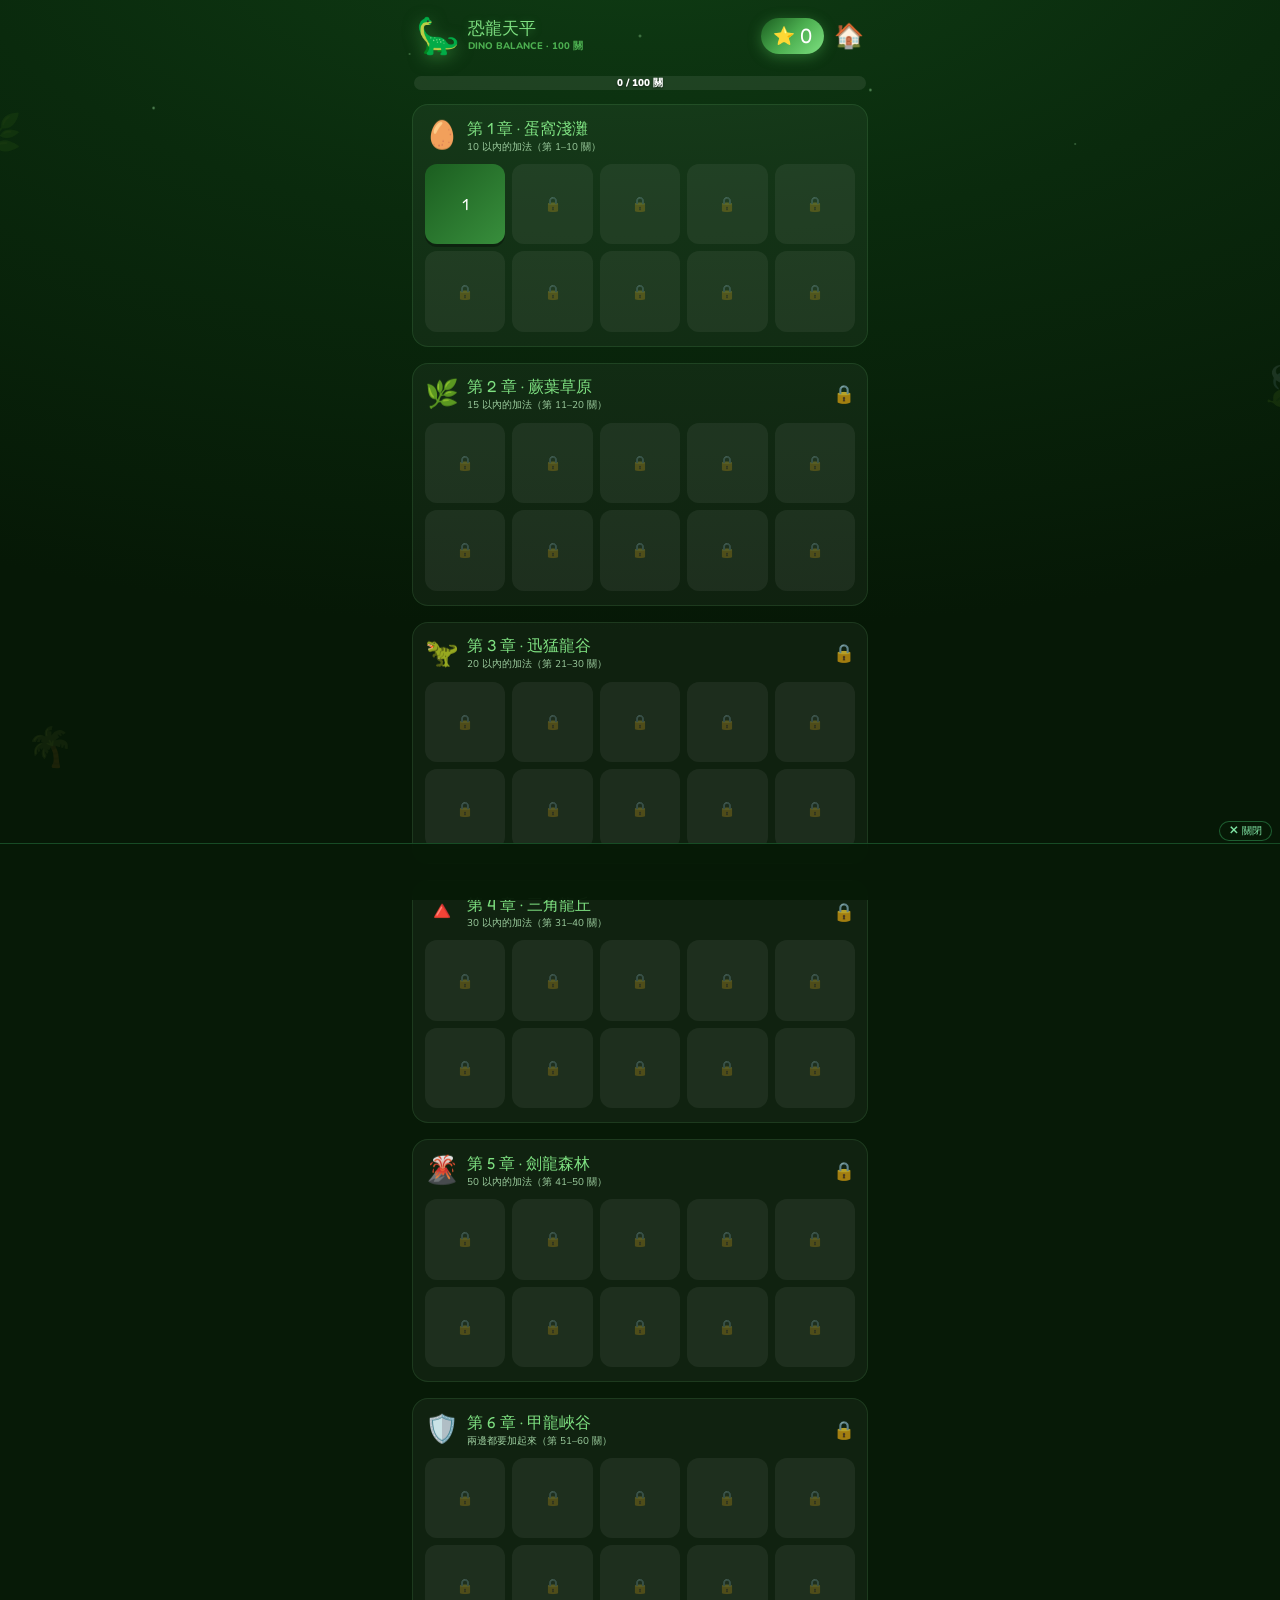
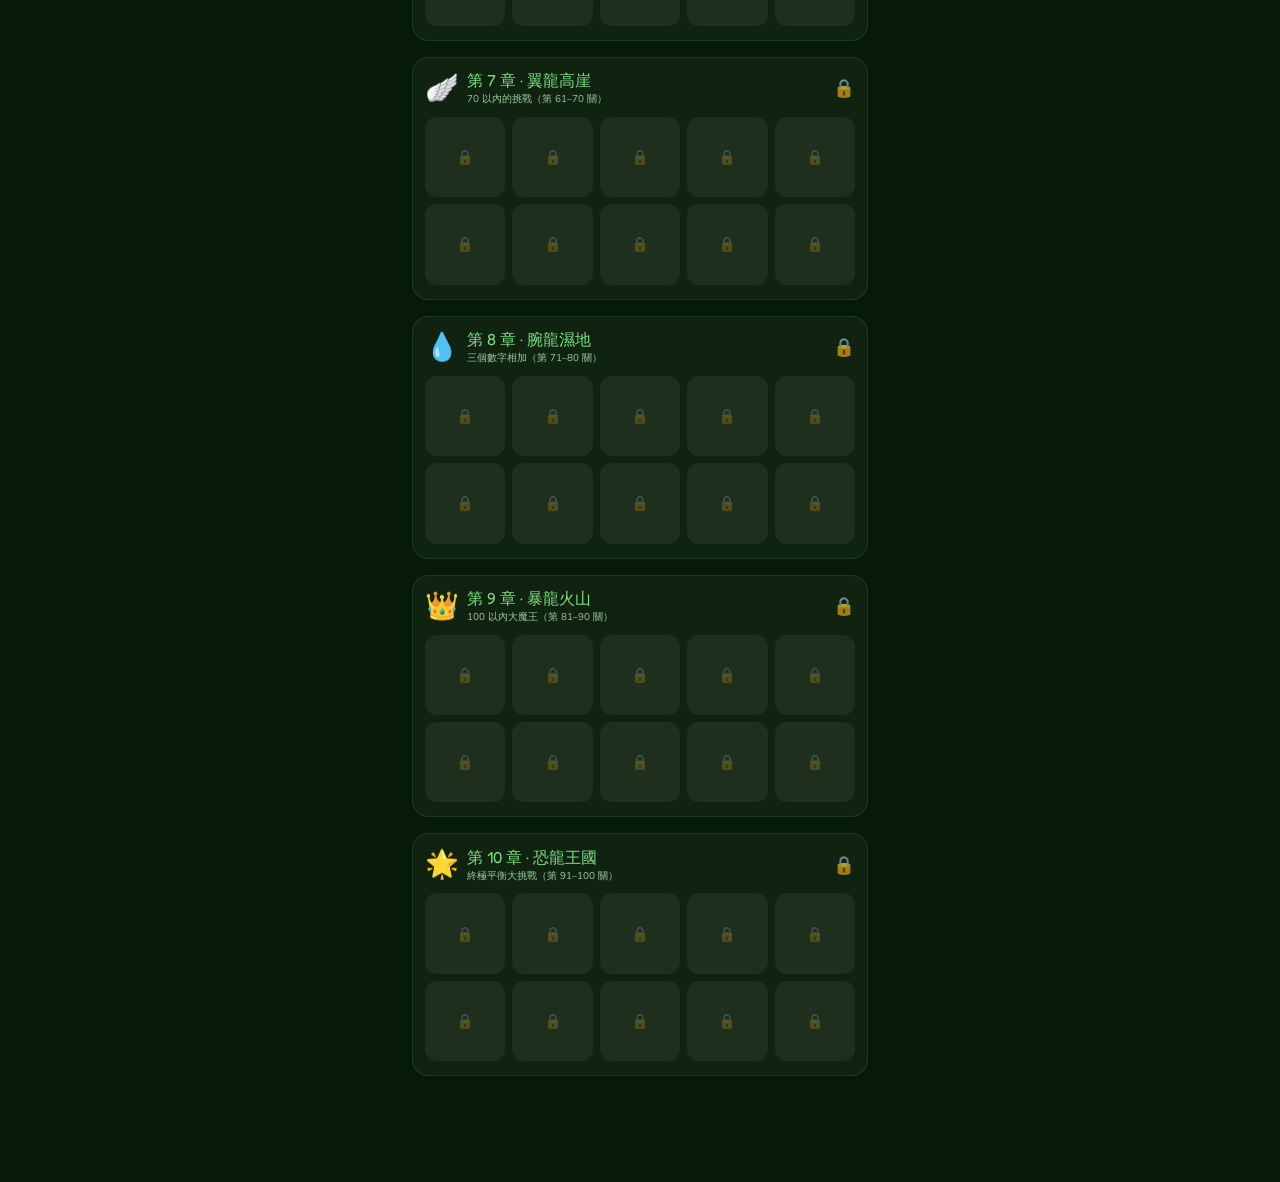
<file: dino-scale.html>
<!DOCTYPE html>
<html lang="zh-TW">
<head>
<meta charset="UTF-8">
<meta name="viewport" content="width=device-width, initial-scale=1.0, maximum-scale=1, user-scalable=no">
<title>🦕 恐龍天平大挑戰</title>
<link href="https://fonts.googleapis.com/css2?family=Fredoka+One&family=Nunito:wght@800;900&display=swap" rel="stylesheet">
<style>
*{box-sizing:border-box;margin:0;padding:0;-webkit-tap-highlight-color:transparent}
body{font-family:'Nunito',sans-serif;background:#071a07;min-height:100vh;overflow-x:hidden;user-select:none;color:#fff}

/* jungle bg */
.bg{position:fixed;inset:0;z-index:0;pointer-events:none;
  background:radial-gradient(120% 80% at 50% -10%,#0f3d14 0%,#0a2a0d 45%,#061806 100%)}
.bg::before{content:'';position:absolute;inset:0;background-image:
  radial-gradient(2px 2px at 12% 12%,rgba(180,255,180,.5),transparent),
  radial-gradient(1.5px 1.5px at 32% 6%,rgba(180,255,180,.35),transparent),
  radial-gradient(2px 2px at 68% 10%,rgba(180,255,180,.5),transparent),
  radial-gradient(1.5px 1.5px at 84% 16%,rgba(180,255,180,.35),transparent),
  radial-gradient(2px 2px at 50% 4%,rgba(180,255,180,.45),transparent)}
.leaf{position:fixed;font-size:2.4rem;opacity:.10;z-index:0;pointer-events:none;animation:sway 6s ease-in-out infinite}
@keyframes sway{0%,100%{transform:rotate(-6deg)}50%{transform:rotate(6deg)}}

.wrap{max-width:480px;margin:0 auto;position:relative;z-index:1;padding:0 12px 90px;min-height:100vh}

/* header */
.hdr{display:flex;align-items:center;justify-content:space-between;padding:12px 4px 6px}
.logo{display:flex;align-items:center;gap:8px}
.logo-d{font-size:2.2rem;animation:bob 3s ease-in-out infinite;filter:drop-shadow(0 4px 8px rgba(76,175,80,.5))}
@keyframes bob{0%,100%{transform:translateY(0) rotate(-3deg)}50%{transform:translateY(-7px) rotate(3deg)}}
.logo-t{font-family:'Fredoka One',cursive;font-size:1.05rem;color:#7ee081;line-height:1.15;text-shadow:0 2px 8px rgba(76,175,80,.4)}
.logo-s{font-size:.6rem;color:#4caf50;font-weight:800}
.home{font-size:1.5rem;text-decoration:none}
.star-pill{background:linear-gradient(135deg,#1b5e20,#4caf50,#7ee081);border-radius:50px;padding:6px 12px;display:flex;align-items:center;gap:5px;box-shadow:0 3px 14px rgba(76,175,80,.45)}
.sp-star{font-size:1.1rem;animation:spin 5s linear infinite}
@keyframes spin{to{transform:rotate(360deg)}}
.sp-n{font-family:'Fredoka One',cursive;font-size:1.3rem;color:#fff;line-height:1}

/* ===== LEVEL SELECT ===== */
#selectView{padding-top:4px}
.progress-bar{background:rgba(255,255,255,.08);border-radius:99px;height:14px;margin:6px 2px 14px;overflow:hidden;position:relative}
.progress-fill{height:100%;background:linear-gradient(90deg,#4caf50,#7ee081);border-radius:99px;transition:width .5s;width:0}
.progress-txt{position:absolute;inset:0;display:flex;align-items:center;justify-content:center;font-size:.62rem;font-weight:900;color:#fff;text-shadow:0 1px 2px rgba(0,0,0,.5)}

.chapter{margin-bottom:16px;background:rgba(255,255,255,.04);border-radius:16px;padding:12px 12px 14px;border:1px solid rgba(126,224,129,.12)}
.ch-head{display:flex;align-items:center;gap:8px;margin-bottom:10px}
.ch-emoji{font-size:1.7rem}
.ch-title{font-family:'Fredoka One',cursive;font-size:1rem;color:#7ee081}
.ch-sub{font-size:.62rem;color:#9ccc9e}
.ch-lock{margin-left:auto;font-size:1.1rem;opacity:.7}
.lv-grid{display:grid;grid-template-columns:repeat(5,1fr);gap:7px}
.lv{aspect-ratio:1;border-radius:12px;border:none;background:linear-gradient(135deg,#1b5e20,#388e3c);color:#fff;font-family:'Fredoka One',cursive;font-size:1rem;cursor:pointer;position:relative;display:flex;align-items:center;justify-content:center;box-shadow:0 3px 0 rgba(0,0,0,.3);transition:transform .1s}
.lv:active{transform:translateY(2px);box-shadow:0 1px 0 rgba(0,0,0,.3)}
.lv.locked{background:rgba(255,255,255,.06);color:rgba(255,255,255,.25);box-shadow:none;cursor:not-allowed}
.lv.done{background:linear-gradient(135deg,#f59e0b,#fbbf24)}
.lv .lvstars{position:absolute;bottom:2px;left:0;right:0;font-size:.5rem;line-height:1;letter-spacing:-1px}
.lv .lvlock{font-size:.9rem}

/* ===== PLAY ===== */
#playView{display:none;padding-top:2px}
.pbar{display:flex;align-items:center;justify-content:space-between;padding:4px 2px 8px}
.back-btn{background:rgba(255,255,255,.1);border:none;border-radius:99px;padding:8px 14px;color:#7ee081;font-family:'Fredoka One',cursive;font-size:.85rem;cursor:pointer}
.lv-badge{font-family:'Fredoka One',cursive;font-size:1rem;color:#fbbf24}
.scoreline{display:flex;gap:14px;font-size:.8rem;font-weight:900}
.sc-ok{color:#7ee081}.sc-no{color:#ef9a9a}

.stage{position:relative;height:230px;margin:10px 0 4px;display:flex;align-items:flex-end;justify-content:center}
.beam-eq{position:absolute;top:8px;left:0;right:0;text-align:center;font-family:'Fredoka One',cursive;font-size:clamp(1.5rem,7vw,2.3rem);color:#fff;text-shadow:0 3px 10px rgba(0,0,0,.6);z-index:3;transition:transform .5s cubic-bezier(.34,1.56,.64,1);transform-origin:50% 380%}
.qmark{color:#fbbf24;animation:qpulse 1.2s ease-in-out infinite}
@keyframes qpulse{0%,100%{opacity:.6}50%{opacity:1}}
.beam{position:absolute;top:74px;left:50%;width:86%;height:14px;background:linear-gradient(180deg,#7ee081,#4caf50);border-radius:8px;transform:translateX(-50%) rotate(0deg);transform-origin:50% 50%;transition:transform .5s cubic-bezier(.34,1.56,.64,1);box-shadow:0 3px 8px rgba(0,0,0,.4);z-index:2}
.beam.tilt{transform:translateX(-50%) rotate(-9deg)}
.beam.tilt2{transform:translateX(-50%) rotate(9deg)}
.fulcrum{position:absolute;bottom:14px;left:50%;transform:translateX(-50%);font-size:5rem;filter:drop-shadow(0 6px 10px rgba(0,0,0,.5));z-index:1;transition:transform .3s}
.fulcrum.happy{animation:hop .5s ease}
@keyframes hop{0%,100%{transform:translateX(-50%) translateY(0)}40%{transform:translateX(-50%) translateY(-18px)}}
.prompt{text-align:center;font-weight:900;font-size:.95rem;color:#c8e6c9;margin:2px 0 12px;min-height:1.3em}
.prompt.win{color:#7ee081}
.prompt.lose{color:#ef9a9a}

.opts{display:grid;grid-template-columns:repeat(5,1fr);gap:8px;margin-bottom:14px}
.opt{aspect-ratio:.82;border-radius:14px;border:3px solid rgba(126,224,129,.35);background:#fff;color:#1b3a1c;font-family:'Fredoka One',cursive;font-size:clamp(1.1rem,5.5vw,1.6rem);cursor:pointer;display:flex;align-items:center;justify-content:center;box-shadow:0 4px 0 rgba(0,0,0,.25);transition:transform .1s}
.opt:active{transform:translateY(2px)}
.opt.correct{background:#7ee081;border-color:#2e7d32;color:#fff;animation:pop .3s}
.opt.wrong{background:#ef9a9a;border-color:#c62828;color:#fff}
@keyframes pop{0%{transform:scale(1)}50%{transform:scale(1.15)}100%{transform:scale(1)}}
.opt.disabled{pointer-events:none;opacity:.55}

.next-wrap{text-align:center;min-height:60px}
.next-btn{background:linear-gradient(135deg,#f59e0b,#fbbf24);border:none;border-radius:99px;padding:15px 30px;color:#fff;font-family:'Fredoka One',cursive;font-size:1.15rem;cursor:pointer;box-shadow:0 6px 18px rgba(245,158,11,.5);animation:pop .4s}
.retry-btn{background:linear-gradient(135deg,#455a64,#78909c);border:none;border-radius:99px;padding:13px 26px;color:#fff;font-family:'Fredoka One',cursive;font-size:1rem;cursor:pointer;margin-top:8px}

/* confetti */
.cfx{position:fixed;top:-10px;font-size:1.2rem;z-index:50;pointer-events:none;animation:fall linear forwards}
@keyframes fall{to{transform:translateY(110vh) rotate(540deg);opacity:0}}

/* chapter clear overlay */
.ov{position:fixed;inset:0;background:rgba(3,15,3,.85);z-index:100;display:none;align-items:center;justify-content:center;padding:24px}
.ov.open{display:flex}
.ov-card{background:linear-gradient(160deg,#123d16,#0a2a0d);border:2px solid rgba(126,224,129,.4);border-radius:24px;padding:28px 24px;text-align:center;max-width:320px;box-shadow:0 20px 60px rgba(0,0,0,.6)}
.ov-emoji{font-size:4rem;animation:bob 2s ease-in-out infinite;display:inline-block}
.ov-title{font-family:'Fredoka One',cursive;font-size:1.4rem;color:#fbbf24;margin:10px 0 6px}
.ov-sub{font-size:.85rem;color:#c8e6c9;margin-bottom:18px;line-height:1.5}
.ov-btn{background:linear-gradient(135deg,#4caf50,#7ee081);border:none;border-radius:99px;padding:14px 28px;color:#fff;font-family:'Fredoka One',cursive;font-size:1.05rem;cursor:pointer}
</style>
</head>
<body>
<div class="bg"></div>
<span class="leaf" style="top:12%;left:-2%">🌿</span>
<span class="leaf" style="top:40%;right:-2%;animation-delay:1.5s">🍃</span>
<span class="leaf" style="bottom:14%;left:2%;animation-delay:3s">🌴</span>

<div class="wrap">
  <div class="hdr">
    <div class="logo">
      <span class="logo-d">🦕</span>
      <div>
        <div class="logo-t">恐龍天平</div>
        <div class="logo-s">DINO BALANCE · 100 關</div>
      </div>
    </div>
    <div style="display:flex;align-items:center;gap:10px">
      <div class="star-pill"><span class="sp-star">⭐</span><span class="sp-n" id="starTotal">0</span></div>
      <a class="home" href="index.html">🏠</a>
    </div>
  </div>

  <!-- ===== SELECT ===== -->
  <div id="selectView">
    <div class="progress-bar"><div class="progress-fill" id="progFill"></div><div class="progress-txt" id="progTxt">0 / 100 關</div></div>
    <div id="chapters"></div>
  </div>

  <!-- ===== PLAY ===== -->
  <div id="playView">
    <div class="pbar">
      <button class="back-btn" onclick="backToSelect()">← 選關</button>
      <span class="lv-badge" id="lvBadge">第 1 關</span>
      <div class="scoreline"><span class="sc-ok">✅ <span id="okN">0</span></span><span class="sc-no">❌ <span id="noN">0</span></span></div>
    </div>

    <div class="stage">
      <div class="beam-eq" id="beamEq"></div>
      <div class="beam" id="beam"></div>
      <div class="fulcrum" id="fulcrum">🦖</div>
    </div>

    <div class="prompt" id="prompt">放一個數字，讓天平平衡！</div>

    <div class="opts" id="opts"></div>
    <div class="next-wrap" id="nextWrap"></div>
  </div>
</div>

<!-- chapter clear overlay -->
<div class="ov" id="ov">
  <div class="ov-card">
    <span class="ov-emoji" id="ovEmoji">🏆</span>
    <div class="ov-title" id="ovTitle">章節完成！</div>
    <div class="ov-sub" id="ovSub"></div>
    <button class="ov-btn" onclick="closeOv()">太棒了！</button>
  </div>
</div>

<script>
// ══════════ CHAPTERS ══════════
// 10 章 × 每章 10 關 = 100 關
const CHAPTERS = [
  {emoji:'🥚', name:'蛋窩淺灘',   sub:'10 以內的加法',       cap:10,  terms:2},
  {emoji:'🌿', name:'蕨葉草原',   sub:'15 以內的加法',       cap:15,  terms:2},
  {emoji:'🦖', name:'迅猛龍谷',   sub:'20 以內的加法',       cap:20,  terms:2},
  {emoji:'🔺', name:'三角龍丘',   sub:'30 以內的加法',       cap:30,  terms:2},
  {emoji:'🌋', name:'劍龍森林',   sub:'50 以內的加法',       cap:50,  terms:2},
  {emoji:'🛡️', name:'甲龍峽谷',   sub:'兩邊都要加起來',      cap:50,  terms:3},
  {emoji:'🪽', name:'翼龍高崖',   sub:'70 以內的挑戰',       cap:70,  terms:2},
  {emoji:'💧', name:'腕龍濕地',   sub:'三個數字相加',        cap:80,  terms:3},
  {emoji:'👑', name:'暴龍火山',   sub:'100 以內大魔王',      cap:100, terms:2},
  {emoji:'🌟', name:'恐龍王國',   sub:'終極平衡大挑戰',      cap:120, terms:3},
];
const DINOS=['🦕','🦖','🦕','🦖','🦴','🥚','🐉','🦎','🦕','🦖'];

// ══════════ STATE ══════════
const LS_KEY='dinoScaleProgress';
let progress = loadProgress();   // {maxUnlocked:int, stars:{levelId:1}}
let curLevel = 1;
let ok=0, no=0;                  // per-play session counters（本關內）
let answered=false;
let curAnswer=0;

function loadProgress(){
  try{
    const p=JSON.parse(localStorage.getItem(LS_KEY));
    if(p&&typeof p.maxUnlocked==='number') return p;
  }catch(e){}
  return {maxUnlocked:1, stars:{}};
}
function saveProgress(){ try{localStorage.setItem(LS_KEY,JSON.stringify(progress));}catch(e){} }
function totalStars(){ return Object.keys(progress.stars).length; }

// ══════════ AUDIO ══════════
let _ac=null;
function AC(){ if(!_ac)_ac=new(window.AudioContext||window.webkitAudioContext)(); return _ac; }
function note(f,d,type,v,delay){type=type||'sine';v=v||.18;delay=delay||0;
  try{const a=AC(),o=a.createOscillator(),g=a.createGain();o.connect(g);g.connect(a.destination);
  o.type=type;o.frequency.setValueAtTime(f,a.currentTime+delay);
  g.gain.setValueAtTime(0,a.currentTime+delay);g.gain.linearRampToValueAtTime(v,a.currentTime+delay+.01);
  g.gain.exponentialRampToValueAtTime(.001,a.currentTime+delay+d);
  o.start(a.currentTime+delay);o.stop(a.currentTime+delay+d+.05);}catch(e){}}
function sndOk(){note(523,.1,'sine',.22,0);note(659,.1,'sine',.2,.1);note(784,.14,'sine',.2,.2);note(1047,.26,'sine',.16,.3);}
function sndNo(){note(180,.07,'sawtooth',.22,0);note(140,.2,'sawtooth',.16,.08);}
function sndTap(){note(760,.04,'triangle',.14,0);}

// ══════════ LEVEL GENERATION ══════════
// 依關卡編號 (1-100) 產生一道題目：左邊加總 = 右邊加總，其中一個加數是「?」
function levelConfig(id){
  const ch=Math.ceil(id/100*10)-0.0000001; // safe
  const chIdx=Math.min(9,Math.floor((id-1)/10));
  return CHAPTERS[chIdx];
}
function randInt(a,b){return a+Math.floor(Math.random()*(b-a+1));}

function makePuzzle(id){
  const cfg=levelConfig(id);
  const cap=cfg.cap;
  const inCh=((id-1)%10)+1;               // 1..10 該章內的第幾關
  // 目標總和：章內由淺到深
  const lo=Math.max(cfg.terms, Math.round(cap*0.35));
  const total=Math.min(cap, randInt(lo + (inCh-1), cap));
  // 左邊拆成 terms 個加數
  const left=splitInto(total, cfg.terms);
  // 右邊：一個已知加數 known + 未知 ?（答案）
  // known 介於 0..total-1，答案 = total - known
  let known=randInt(0, Math.max(0,total-1));
  let answer=total-known;
  // 避免答案就是 0（太無聊）盡量；但保留可能性
  if(answer===0 && total>1){ known=randInt(0,total-1); answer=total-known; }
  return {left, known, answer, total};
}
// 把 sum 拆成 n 個 >=1（若 sum<n 允許 0）的加數
function splitInto(sum,n){
  const parts=[];
  let remain=sum;
  for(let i=0;i<n-1;i++){
    const maxHere=remain-(n-1-i)* (sum>=n?1:0);
    const minHere=(sum>=n)?1:0;
    const v=randInt(Math.max(0,minHere), Math.max(minHere,maxHere));
    parts.push(v); remain-=v;
  }
  parts.push(Math.max(0,remain));
  return parts;
}

function makeOptions(answer,cap){
  const set=new Set([answer]);
  let guard=0;
  while(set.size<5 && guard++<200){
    let d=answer + randInt(-4,4);
    if(d<0) d=randInt(0,Math.min(cap,answer+5));
    if(d>cap+2) continue;
    set.add(d);
  }
  // 若還不足（answer 很小），補些
  let n=0;
  while(set.size<5 && n<=cap){ set.add(n); n++; }
  const arr=[...set].slice(0,5);
  // shuffle
  for(let i=arr.length-1;i>0;i--){const j=Math.floor(Math.random()*(i+1));[arr[i],arr[j]]=[arr[j],arr[i]];}
  return arr;
}

// ══════════ RENDER SELECT ══════════
function renderSelect(){
  document.getElementById('starTotal').textContent=totalStars();
  const done=totalStars();
  document.getElementById('progFill').style.width=(done)+'%';
  document.getElementById('progTxt').textContent=done+' / 100 關';

  const box=document.getElementById('chapters');
  box.innerHTML='';
  CHAPTERS.forEach((ch,ci)=>{
    const firstLv=ci*10+1;
    const chapUnlocked = progress.maxUnlocked>=firstLv;
    const el=document.createElement('div');
    el.className='chapter';
    let grid='';
    for(let i=0;i<10;i++){
      const id=firstLv+i;
      const unlocked=progress.maxUnlocked>=id;
      const done=!!progress.stars[id];
      if(!unlocked){
        grid+=`<button class="lv locked" disabled><span class="lvlock">🔒</span></button>`;
      }else{
        grid+=`<button class="lv ${done?'done':''}" onclick="startLevel(${id})">${id}${done?'<span class="lvstars">⭐</span>':''}</button>`;
      }
    }
    el.innerHTML=`
      <div class="ch-head">
        <span class="ch-emoji">${ch.emoji}</span>
        <div>
          <div class="ch-title">第 ${ci+1} 章 · ${ch.name}</div>
          <div class="ch-sub">${ch.sub}（第 ${firstLv}–${firstLv+9} 關）</div>
        </div>
        <span class="ch-lock">${chapUnlocked?'':'🔒'}</span>
      </div>
      <div class="lv-grid">${grid}</div>`;
    box.appendChild(el);
  });
}

// ══════════ PLAY ══════════
function startLevel(id){
  if(progress.maxUnlocked<id) return;
  try{AC().resume();}catch(e){}
  curLevel=id; ok=0; no=0;
  document.getElementById('selectView').style.display='none';
  document.getElementById('playView').style.display='block';
  const chIdx=Math.floor((id-1)/10);
  document.getElementById('fulcrum').textContent=DINOS[chIdx];
  document.getElementById('lvBadge').textContent='第 '+id+' 關';
  updateScore();
  newRound();
  window.scrollTo(0,0);
}

function updateScore(){ document.getElementById('okN').textContent=ok; document.getElementById('noN').textContent=no; }

let P=null;
function newRound(){
  answered=false;
  const cfg=levelConfig(curLevel);
  P=makePuzzle(curLevel);
  curAnswer=P.answer;
  // 顯示等式：left1 + left2 (+ left3) = known + ?
  const leftStr=P.left.join(' + ');
  const rightStr=`${P.known} + <span class="qmark">?</span>`;
  document.getElementById('beamEq').innerHTML=`${leftStr} = ${rightStr}`;
  document.getElementById('beamEq').style.transform='rotate(0deg)';
  const beam=document.getElementById('beam');
  beam.className='beam';
  const prompt=document.getElementById('prompt');
  prompt.className='prompt'; prompt.textContent='放一個數字，讓天平平衡！';
  document.getElementById('fulcrum').className='fulcrum';
  document.getElementById('nextWrap').innerHTML='';

  const opts=makeOptions(P.answer,cfg.cap);
  const ob=document.getElementById('opts');
  ob.innerHTML='';
  opts.forEach(v=>{
    const b=document.createElement('button');
    b.className='opt'; b.textContent=v;
    b.onclick=()=>choose(b,v);
    ob.appendChild(b);
  });
}

function choose(btn,v){
  if(answered) return;
  answered=true;
  sndTap();
  const correct = (v===curAnswer);
  document.querySelectorAll('.opt').forEach(o=>o.classList.add('disabled'));
  const beam=document.getElementById('beam');
  const eq=document.getElementById('beamEq');
  const prompt=document.getElementById('prompt');
  const fulcrum=document.getElementById('fulcrum');

  if(correct){
    btn.classList.add('correct');
    beam.className='beam';               // 平衡
    eq.style.transform='rotate(0deg)';
    ok++; updateScore();
    prompt.className='prompt win'; prompt.textContent='🎉 平衡了！你答對了！';
    fulcrum.classList.add('happy');
    sndOk(); confetti();
    // 記錄星星 + 解鎖下一關
    const firstTime = !progress.stars[curLevel];
    progress.stars[curLevel]=1;
    if(progress.maxUnlocked < curLevel+1 && curLevel<100){
      progress.maxUnlocked=curLevel+1;
    }
    saveProgress();
    document.getElementById('starTotal').textContent=totalStars();
    showNext(firstTime);
  }else{
    btn.classList.add('wrong');
    // 標出正確答案
    document.querySelectorAll('.opt').forEach(o=>{ if(parseInt(o.textContent)===curAnswer) o.classList.add('correct'); });
    beam.className='beam tilt2';         // 傾斜
    eq.style.transform='rotate(9deg)';
    no++; updateScore();
    prompt.className='prompt lose'; prompt.textContent=`不平衡～正確答案是 ${curAnswer}`;
    sndNo();
    showRetry();
  }
}

function showNext(firstTime){
  const nw=document.getElementById('nextWrap');
  const isLast = curLevel>=100;
  const chapEnd = (curLevel%10===0);
  let label = isLast ? '🏆 全部完成！回選關' : (chapEnd ? '⭐ 下一章！' : '下一關 →');
  nw.innerHTML=`<button class="next-btn" onclick="goNext()">${label}</button>`;
  if(chapEnd && firstTime && !isLast) setTimeout(()=>chapterClear(Math.floor((curLevel-1)/10)),450);
  if(isLast && firstTime) setTimeout(()=>allClear(),450);
}
function showRetry(){
  document.getElementById('nextWrap').innerHTML=`<button class="retry-btn" onclick="newRound()">🔄 再試一次</button>`;
}
function goNext(){
  if(curLevel>=100){ backToSelect(); return; }
  curLevel++;
  const chIdx=Math.floor((curLevel-1)/10);
  document.getElementById('fulcrum').textContent=DINOS[chIdx];
  document.getElementById('lvBadge').textContent='第 '+curLevel+' 關';
  newRound();
  window.scrollTo(0,0);
}

function backToSelect(){
  document.getElementById('playView').style.display='none';
  document.getElementById('selectView').style.display='block';
  renderSelect();
  window.scrollTo(0,0);
}

// ══════════ OVERLAYS ══════════
function chapterClear(chIdx){
  const ch=CHAPTERS[chIdx];
  document.getElementById('ovEmoji').textContent=ch.emoji;
  document.getElementById('ovTitle').textContent='第 '+(chIdx+1)+' 章完成！';
  document.getElementById('ovSub').innerHTML=`你征服了「${ch.name}」！<br>下一章更精彩，繼續加油 🦕`;
  document.getElementById('ov').classList.add('open');
}
function allClear(){
  document.getElementById('ovEmoji').textContent='👑';
  document.getElementById('ovTitle').textContent='恐龍天平大師！';
  document.getElementById('ovSub').innerHTML='哇！你破了全部 100 關！<br>你是最厲害的平衡大師 🌟🦕🌟';
  document.getElementById('ov').classList.add('open');
}
function closeOv(){ document.getElementById('ov').classList.remove('open'); }

// ══════════ CONFETTI ══════════
function confetti(){
  const emo=['⭐','🌟','🦕','🦖','🍃','✨'];
  for(let i=0;i<18;i++){
    const c=document.createElement('div');
    c.className='cfx'; c.textContent=emo[Math.floor(Math.random()*emo.length)];
    c.style.left=Math.random()*100+'vw';
    c.style.animationDuration=(1.2+Math.random()*1.3)+'s';
    c.style.animationDelay=(Math.random()*.3)+'s';
    document.body.appendChild(c);
    setTimeout(()=>c.remove(),3000);
  }
}

// ══════════ INIT ══════════
renderSelect();
document.body.addEventListener('touchstart',()=>{try{AC().resume();}catch(e){}},{once:true});
document.body.addEventListener('click',()=>{try{AC().resume();}catch(e){}},{once:true});
</script>

<!-- AADS bottom banner -->
<div style="position:fixed;bottom:0;left:0;right:0;z-index:900;pointer-events:none" id="aadsBannerScale">
  <input autocomplete="off" type="checkbox" id="aadsCloseScale" hidden>
  <div style="pointer-events:auto;position:relative">
    <label for="aadsCloseScale" style="position:absolute;top:-22px;right:8px;background:rgba(7,26,7,.9);border:1px solid rgba(74,222,128,.35);border-radius:99px;padding:2px 9px;color:#86efac;font-size:.65rem;cursor:pointer;font-family:'Fredoka One',Arial,sans-serif">✕ 關閉</label>
    <div style="width:100%;background:rgba(7,26,7,.97);border-top:1px solid rgba(74,222,128,.25);display:flex;justify-content:center;padding:3px 0">
      <iframe data-aa='2440074' src='//acceptable.a-ads.com/2440074/?size=Adaptive' style='border:0;padding:0;width:100%;height:50px;overflow:hidden;display:block;margin:auto'></iframe>
    </div>
  </div>
  <style>#aadsCloseScale:checked+div{display:none}</style>
</div>
</body>
</html>
</file>
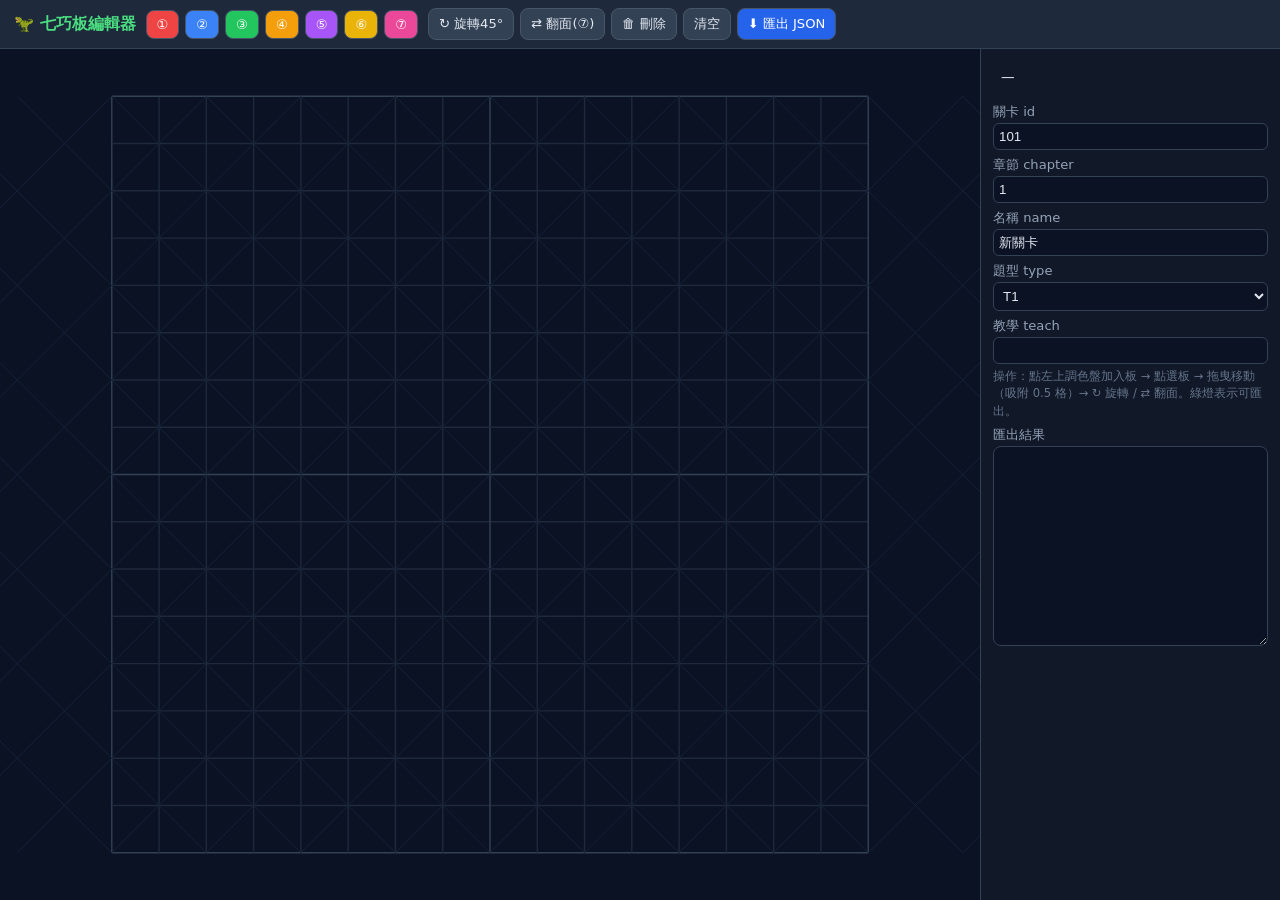
<file: tangram/editor.html>
<!DOCTYPE html>
<html lang="zh-TW">
<head>
<meta charset="UTF-8">
<meta name="viewport" content="width=device-width,initial-scale=1">
<title>七巧板關卡編輯器（開發用）</title>
<style>
*{box-sizing:border-box;margin:0;padding:0}
body{font-family:system-ui,'Microsoft JhengHei',sans-serif;background:#0f172a;color:#e2e8f0;display:flex;flex-direction:column;height:100vh}
header{background:#1e293b;padding:8px 14px;display:flex;align-items:center;gap:10px;flex-wrap:wrap;border-bottom:1px solid #334155}
header h1{font-size:1rem;color:#4ade80}
.tools{display:flex;gap:6px;flex-wrap:wrap}
button{font-family:inherit;background:#334155;border:1px solid #475569;color:#e2e8f0;border-radius:8px;padding:6px 10px;cursor:pointer;font-size:.82rem}
button:hover{background:#475569}
button.p{color:#fff}
main{flex:1;display:flex;min-height:0}
#canvasWrap{flex:1;display:flex;align-items:center;justify-content:center;background:#0b1224;min-width:0}
svg{width:100%;height:100%;touch-action:none}
aside{width:300px;background:#111827;border-left:1px solid #334155;padding:12px;overflow:auto;font-size:.82rem}
.piece-poly{cursor:move}
.piece-poly.sel{stroke:#fff;stroke-width:.14}
.status{padding:8px;border-radius:8px;margin-bottom:10px;font-size:.85rem}
.ok{background:#14532d;color:#86efac}.bad{background:#7f1d1d;color:#fecaca}
textarea{width:100%;height:200px;background:#0b1224;color:#a5f3fc;border:1px solid #334155;border-radius:8px;padding:8px;font-family:monospace;font-size:.72rem}
label{display:block;margin:6px 0 2px;color:#94a3b8}
input,select{width:100%;background:#0b1224;color:#e2e8f0;border:1px solid #334155;border-radius:6px;padding:5px}
.hint{color:#64748b;font-size:.72rem;margin-top:4px;line-height:1.5}
.err{color:#fca5a5;font-size:.78rem}
</style>
</head>
<body>
<header>
  <h1>🦖 七巧板編輯器</h1>
  <div class="tools" id="palette"></div>
  <div class="tools">
    <button onclick="ED.rotate()">↻ 旋轉45°</button>
    <button onclick="ED.flip()">⇄ 翻面(⑦)</button>
    <button onclick="ED.remove()">🗑 刪除</button>
    <button onclick="ED.clear()">清空</button>
    <button class="p" style="background:#2563eb" onclick="ED.exportJSON()">⬇ 匯出 JSON</button>
  </div>
</header>
<main>
  <div id="canvasWrap"></div>
  <aside>
    <div class="status" id="status">—</div>
    <label>關卡 id</label><input id="fId" type="number" value="101">
    <label>章節 chapter</label><input id="fCh" type="number" value="1">
    <label>名稱 name</label><input id="fName" value="新關卡">
    <label>題型 type</label>
    <select id="fType"><option>T1</option><option>T2</option><option>T3</option></select>
    <label>教學 teach</label><input id="fTeach" value="">
    <div class="hint">操作：點左上調色盤加入板 → 點選板 → 拖曳移動（吸附 0.5 格）→ ↻ 旋轉 / ⇄ 翻面。綠燈表示可匯出。</div>
    <label>匯出結果</label>
    <textarea id="out" readonly></textarea>
  </aside>
</main>
<script type="module">
import { PIECES, PIECE_ORDER } from './js/pieces.js';
import { validateSolution } from './js/validator.js';
import { unionOutline, centroid, rotatePoint } from './js/geometry.js';

const SVGNS='http://www.w3.org/2000/svg';
const VB=18, FLIP=16; // 顯示 0..16 座標，y 翻轉
let pieces=[], sel=null, uid=0;
const svg=document.createElementNS(SVGNS,'svg');
svg.setAttribute('viewBox',`-1 -1 ${VB} ${VB}`);
document.getElementById('canvasWrap').appendChild(svg);

// 質心錨點模型
function verts(p){
  const base=PIECES[p.type].verts.map(([x,y])=>[p.flip?-x:x,y]);
  const rot=base.map(v=>rotatePoint(v,p.rot));
  const c=centroid(rot);
  return rot.map(([x,y])=>[x-c[0]+p.cx, y-c[1]+p.cy]);
}
const ptsStr=(vs)=>vs.map(([x,y])=>`${x},${FLIP-y}`).join(' ');

// 調色盤
const pal=document.getElementById('palette');
for(const k of PIECE_ORDER){
  const b=document.createElement('button'); b.className='p'; b.style.background=PIECES[k].color;
  b.textContent=PIECES[k].symbol; b.title=PIECES[k].name;
  b.onclick=()=>{ pieces.push({id:++uid,type:k,rot:0,flip:false,cx:8,cy:8}); sel=uid; render(); };
  pal.appendChild(b);
}

function render(){
  svg.innerHTML='';
  // 格線
  for(let i=0;i<=16;i++){
    for(const [x1,y1,x2,y2] of [[i,0,i,16],[0,i,16,i]]){
      const l=document.createElementNS(SVGNS,'line');
      l.setAttribute('x1',x1);l.setAttribute('y1',FLIP-y1);l.setAttribute('x2',x2);l.setAttribute('y2',FLIP-y2);
      l.setAttribute('stroke', i%8===0?'#334155':'#1e293b');l.setAttribute('stroke-width',0.03);
      svg.appendChild(l);
    }
  }
  // 45° 輔助
  for(let k=-16;k<=32;k+=2){
    for(const [x1,y1,x2,y2] of [[k,0,k+16,16],[k,16,k+16,0]]){
      const l=document.createElementNS(SVGNS,'line');
      l.setAttribute('x1',x1);l.setAttribute('y1',FLIP-y1);l.setAttribute('x2',x2);l.setAttribute('y2',FLIP-y2);
      l.setAttribute('stroke','#16233b');l.setAttribute('stroke-width',0.02);svg.appendChild(l);
    }
  }
  // 聯集輪廓
  if(pieces.length){
    const o=unionOutline(pieces.map(verts));
    if(o){ const pg=document.createElementNS(SVGNS,'polygon');pg.setAttribute('points',ptsStr(o));
      pg.setAttribute('fill','none');pg.setAttribute('stroke','#4ade80');pg.setAttribute('stroke-width',0.12);pg.setAttribute('stroke-dasharray','0.3,0.2');svg.appendChild(pg);}
  }
  // 板
  for(const p of pieces){
    const pg=document.createElementNS(SVGNS,'polygon');
    pg.setAttribute('points',ptsStr(verts(p)));
    pg.setAttribute('fill',PIECES[p.type].color);
    pg.setAttribute('opacity',0.9);pg.setAttribute('stroke','rgba(0,0,0,.4)');pg.setAttribute('stroke-width',0.06);
    pg.setAttribute('class','piece-poly'+(p.id===sel?' sel':''));
    pg.dataset.id=p.id; svg.appendChild(pg);
  }
  validate();
}

function toWorld(e){
  const t=e.touches?e.touches[0]:e; const pt=svg.createSVGPoint();pt.x=t.clientX;pt.y=t.clientY;
  const m=svg.getScreenCTM().inverse(); const s=pt.matrixTransform(m); return {x:s.x, y:FLIP-s.y};
}
let drag=null;
svg.addEventListener('mousedown',down);svg.addEventListener('touchstart',down,{passive:false});
window.addEventListener('mousemove',move);window.addEventListener('touchmove',move,{passive:false});
window.addEventListener('mouseup',up);window.addEventListener('touchend',up);
function down(e){const el=e.target.closest('[data-id]');if(!el)return;sel=+el.dataset.id;const w=toWorld(e);const p=pieces.find(x=>x.id===sel);drag={ox:w.x-p.cx,oy:w.y-p.cy};render();e.preventDefault();}
function move(e){if(!drag||sel==null)return;const w=toWorld(e);const p=pieces.find(x=>x.id===sel);
  const snap=v=>Math.round(v*2)/2; p.cx=snap(w.x-drag.ox);p.cy=snap(w.y-drag.oy);render();e.preventDefault();}
function up(){drag=null;}

function validate(){
  const st=document.getElementById('status');
  if(!pieces.length){st.className='status';st.textContent='—';return;}
  const sol=pieces.map(p=>({piece:p.type,verts:verts(p).map(v=>[+v[0].toFixed(4),+v[1].toFixed(4)])}));
  const r=validateSolution(sol);
  st.className='status '+(r.ok?'ok':'bad');
  st.innerHTML=r.ok?`✓ 合法拼圖　面積=${r.area.toFixed(1)}　輪廓 ${r.outline.length} 點`
    :'✗ '+r.errors.map(e=>`<div class="err">${e}</div>`).join('');
}

window.ED={
  rotate(){const p=pieces.find(x=>x.id===sel);if(p){p.rot=(p.rot+1)%8;render();}},
  flip(){const p=pieces.find(x=>x.id===sel);if(p&&PIECES[p.type].flippable){p.flip=!p.flip;render();}},
  remove(){pieces=pieces.filter(x=>x.id!==sel);sel=null;render();},
  clear(){pieces=[];sel=null;render();},
  exportJSON(){
    const sol=pieces.map(p=>({piece:p.type,verts:verts(p).map(v=>[+v[0].toFixed(4),+v[1].toFixed(4)])}));
    const r=validateSolution(sol);
    const lv={id:+fId.value,chapter:+fCh.value,name:fName.value,type:fType.value,difficulty:1,teach:fTeach.value,solution:sol};
    document.getElementById('out').value = (r.ok?'// ✓ 通過驗證\n':'// ✗ 尚未通過：'+r.errors.join('；')+'\n')+JSON.stringify(lv,null,1);
  }
};
render();
</script>
</body>
</html>
</file>
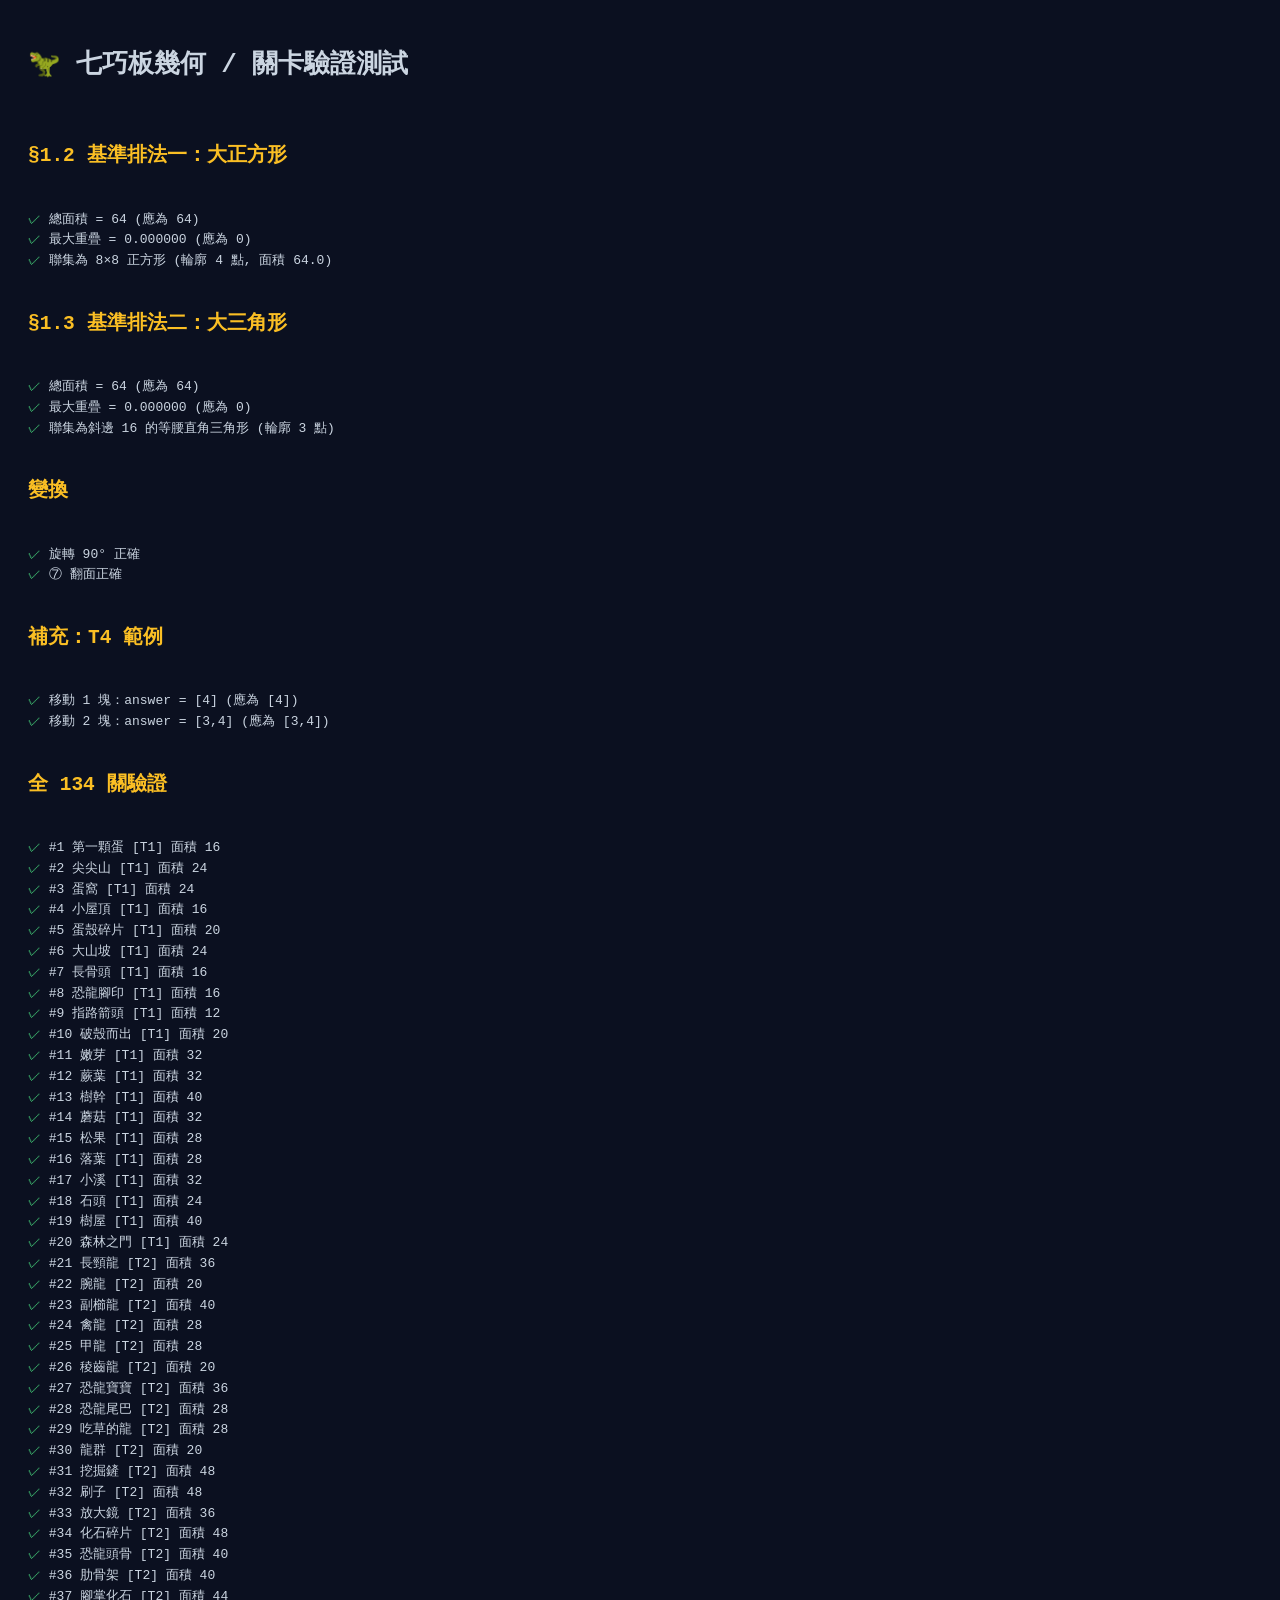
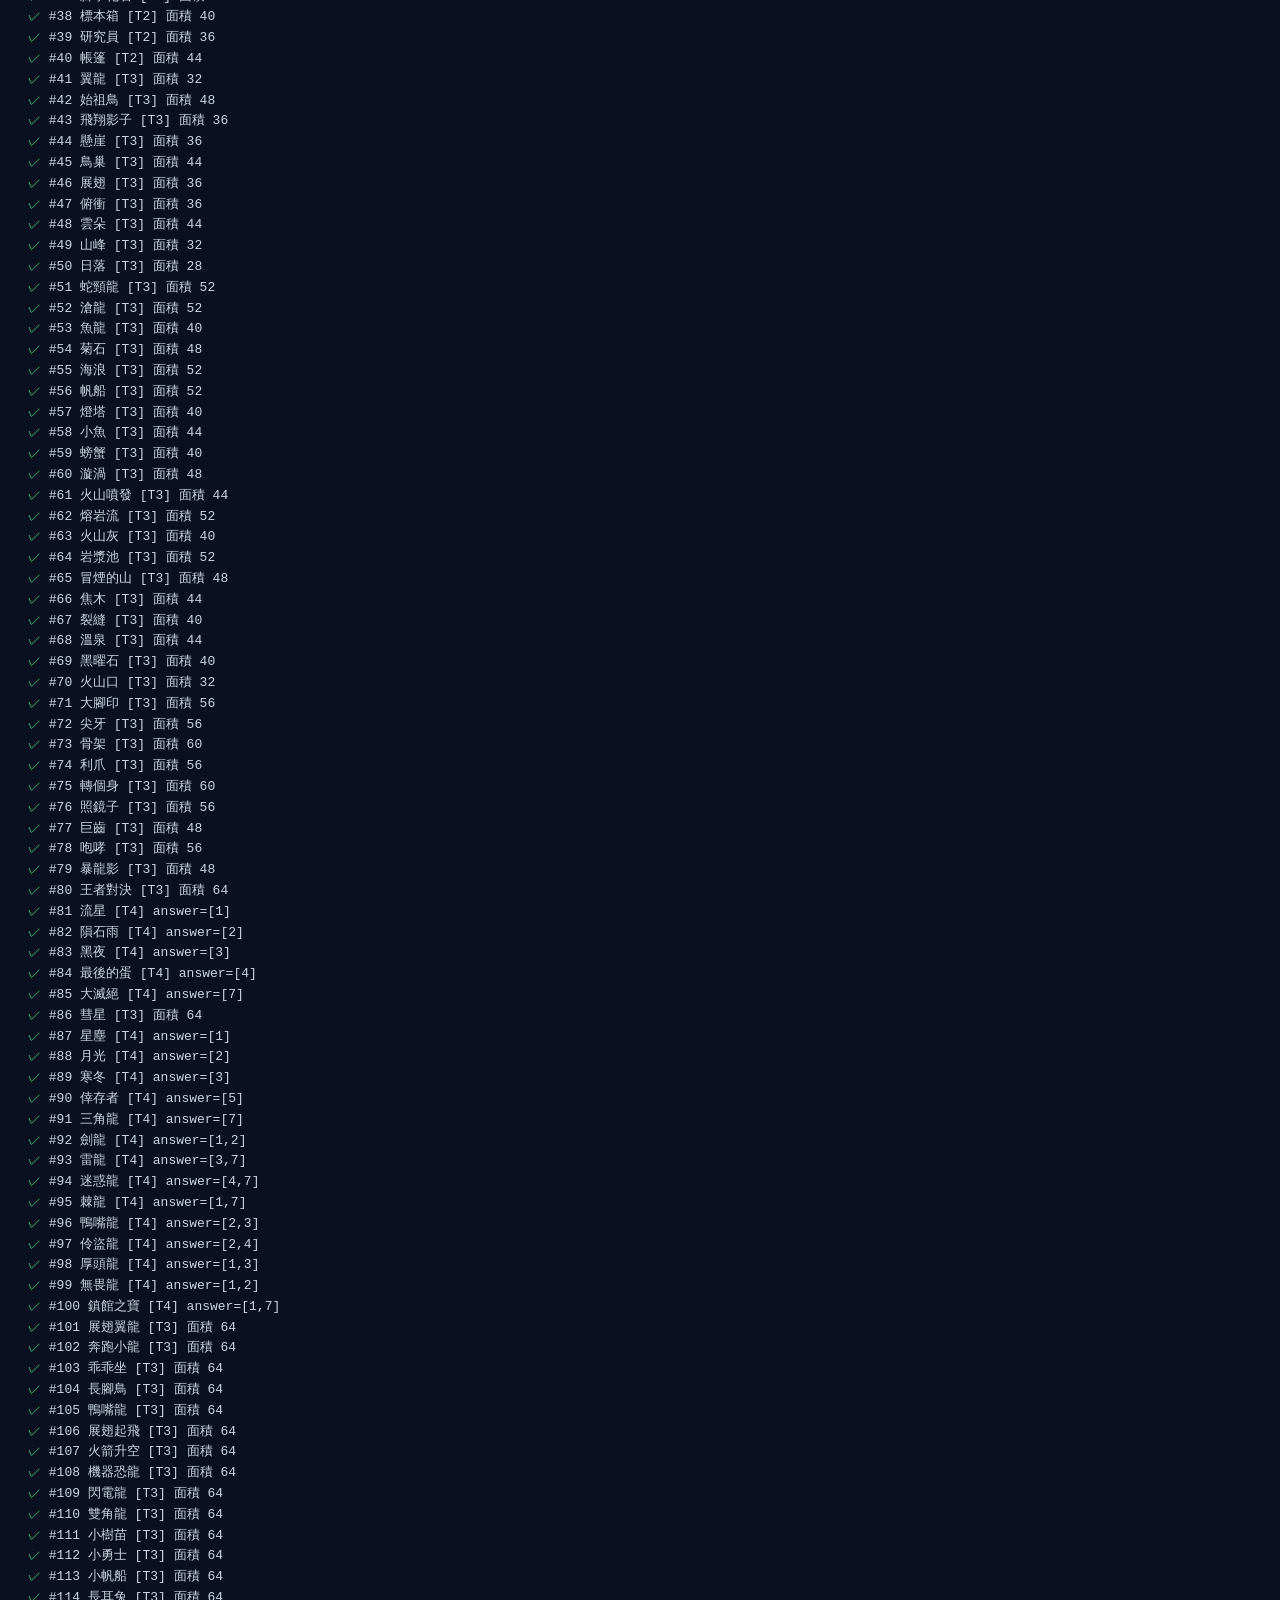
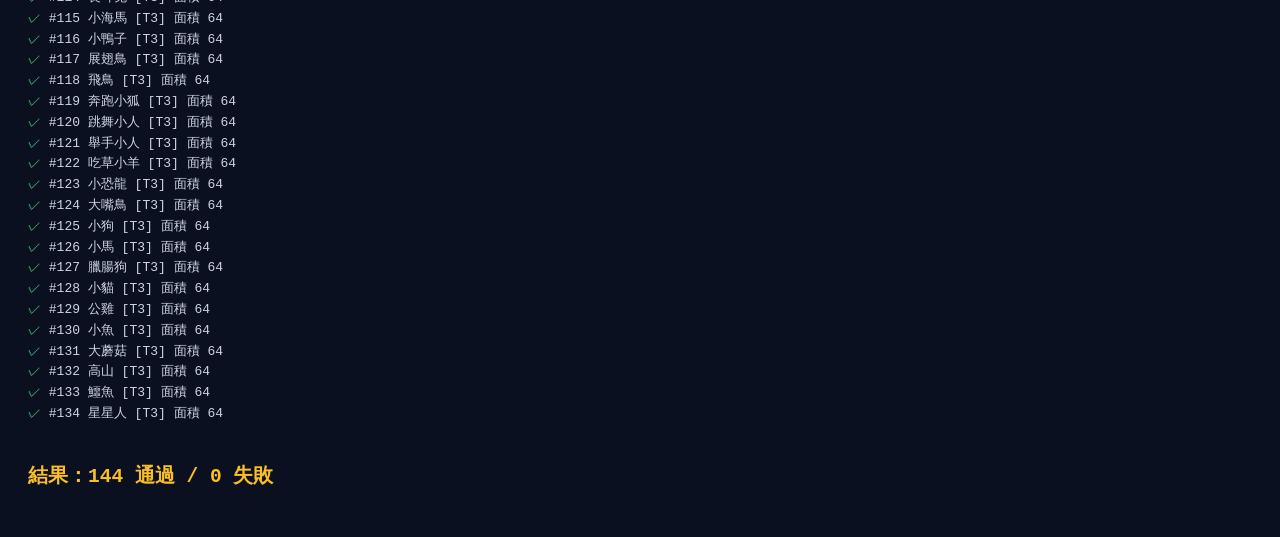
<file: tangram/test.html>
<!DOCTYPE html>
<html lang="zh-TW">
<head>
<meta charset="UTF-8">
<title>七巧板 · 幾何測試</title>
<style>
body{font-family:monospace;background:#0b1020;color:#cbd5e1;padding:20px;line-height:1.6}
.ok{color:#4ade80}.bad{color:#f87171}h2{color:#fbbf24}
pre{white-space:pre-wrap}
</style>
</head>
<body>
<h1>🦖 七巧板幾何 / 關卡驗證測試</h1>
<pre id="out"></pre>
<script type="module">
import { area, unionOutline, overlapArea, vertsEqualSet, transformPiece } from './js/geometry.js';
import { validateSolution, validateT4 } from './js/validator.js';
import { LEVELS } from './js/levels.js';
const out = document.getElementById('out');
let pass=0, fail=0;
function log(ok,msg){ out.innerHTML += `<span class="${ok?'ok':'bad'}">${ok?'✓':'✗'}</span> ${msg}\n`; ok?pass++:fail++; }
function h(t){ out.innerHTML += `\n<h2>${t}</h2>\n`; }

// §1.2 大正方形
h('§1.2 基準排法一：大正方形');
const sq=[
 [[0,8],[8,8],[4,4]],[[8,8],[8,0],[4,4]],[[0,0],[0,4],[4,0]],
 [[0,4],[0,8],[2,6]],[[0,4],[2,6],[4,4],[2,2]],[[2,2],[4,4],[6,2]],[[2,2],[6,2],[8,0],[4,0]]];
const sqArea=sq.reduce((a,p)=>a+area(p),0);
log(Math.abs(sqArea-64)<1e-6, `總面積 = ${sqArea} (應為 64)`);
let ov=0; for(let i=0;i<sq.length;i++)for(let j=i+1;j<sq.length;j++)ov=Math.max(ov,overlapArea(sq[i],sq[j]));
log(ov<1e-6, `最大重疊 = ${ov.toFixed(6)} (應為 0)`);
const sqOut=unionOutline(sq);
log(sqOut && Math.abs(area(sqOut)-64)<1e-3 && sqOut.length===4, `聯集為 8×8 正方形 (輪廓 ${sqOut?sqOut.length:0} 點, 面積 ${sqOut?area(sqOut).toFixed(1):'?'})`);

// §1.3 大三角形
h('§1.3 基準排法二：大三角形');
const tr=[
 [[0,0],[8,0],[4,4]],[[8,0],[16,0],[12,4]],[[4,4],[8,8],[8,4]],
 [[8,0],[10,2],[8,4],[6,2]],[[4,4],[6,2],[8,4]],[[10,6],[12,4],[10,2]],[[8,4],[8,8],[10,6],[10,2]]];
const trArea=tr.reduce((a,p)=>a+area(p),0);
log(Math.abs(trArea-64)<1e-6, `總面積 = ${trArea} (應為 64)`);
let ov2=0; for(let i=0;i<tr.length;i++)for(let j=i+1;j<tr.length;j++)ov2=Math.max(ov2,overlapArea(tr[i],tr[j]));
log(ov2<1e-6, `最大重疊 = ${ov2.toFixed(6)} (應為 0)`);
const trOut=unionOutline(tr);
log(trOut && Math.abs(area(trOut)-64)<1e-3 && trOut.length===3, `聯集為斜邊 16 的等腰直角三角形 (輪廓 ${trOut?trOut.length:0} 點)`);

// 旋轉 / 翻面
h('變換');
const rot90=transformPiece([[4,0],[2,2],[0,2]],{rot:2});
log(vertsEqualSet(rot90,[[0,4],[-2,2],[-2,0]]), '旋轉 90° 正確');
const flip=transformPiece([[0,0],[4,0],[6,2],[2,2]],{flip:true});
log(vertsEqualSet(flip,[[0,0],[-4,0],[-6,2],[-2,2]]), '⑦ 翻面正確');

// 補充：T4 可驗證範例
h('補充：T4 範例');
const from=sq.map((v,i)=>({piece:['LT_A','LT_B','MT','ST_A','SQ','ST_B','PG'][i],verts:v}));
const to=from.map(p=>p.piece==='ST_A'?{piece:'ST_A',verts:[[0,4],[0,8],[-2,6]]}:p);
const t4=validateT4(from,to);
log(JSON.stringify(t4.answer)==='[4]', `移動 1 塊：answer = ${JSON.stringify(t4.answer)} (應為 [4])`);
const to2=to.map(p=>p.piece==='MT'?{piece:'MT',verts:[[0,0],[0,-4],[4,0]]}:p);
const t4b=validateT4(from,to2);
log(JSON.stringify(t4b.answer)==='[3,4]', `移動 2 塊：answer = ${JSON.stringify(t4b.answer)} (應為 [3,4])`);

// 全關卡驗證
h(`全 ${LEVELS.length} 關驗證`);
for(const lv of LEVELS){
  if(lv.type==='T4'){
    const r=validateT4(lv.from,lv.to);
    log(r.ok && JSON.stringify(r.answer)===JSON.stringify([...lv.answer].sort((a,b)=>a-b)), `#${lv.id} ${lv.name} [T4] answer=${JSON.stringify(r.answer)}`);
  }else{
    const r=validateSolution(lv.solution);
    log(r.ok, `#${lv.id} ${lv.name} [${lv.type}] ${r.errors.join(';')||'面積 '+r.area.toFixed(0)}`);
  }
}

out.innerHTML += `\n<h2>結果：${pass} 通過 / ${fail} 失敗</h2>`;
document.title = fail===0 ? '✅ 全部通過' : `❌ ${fail} 失敗`;
</script>
</body>
</html>
</file>
